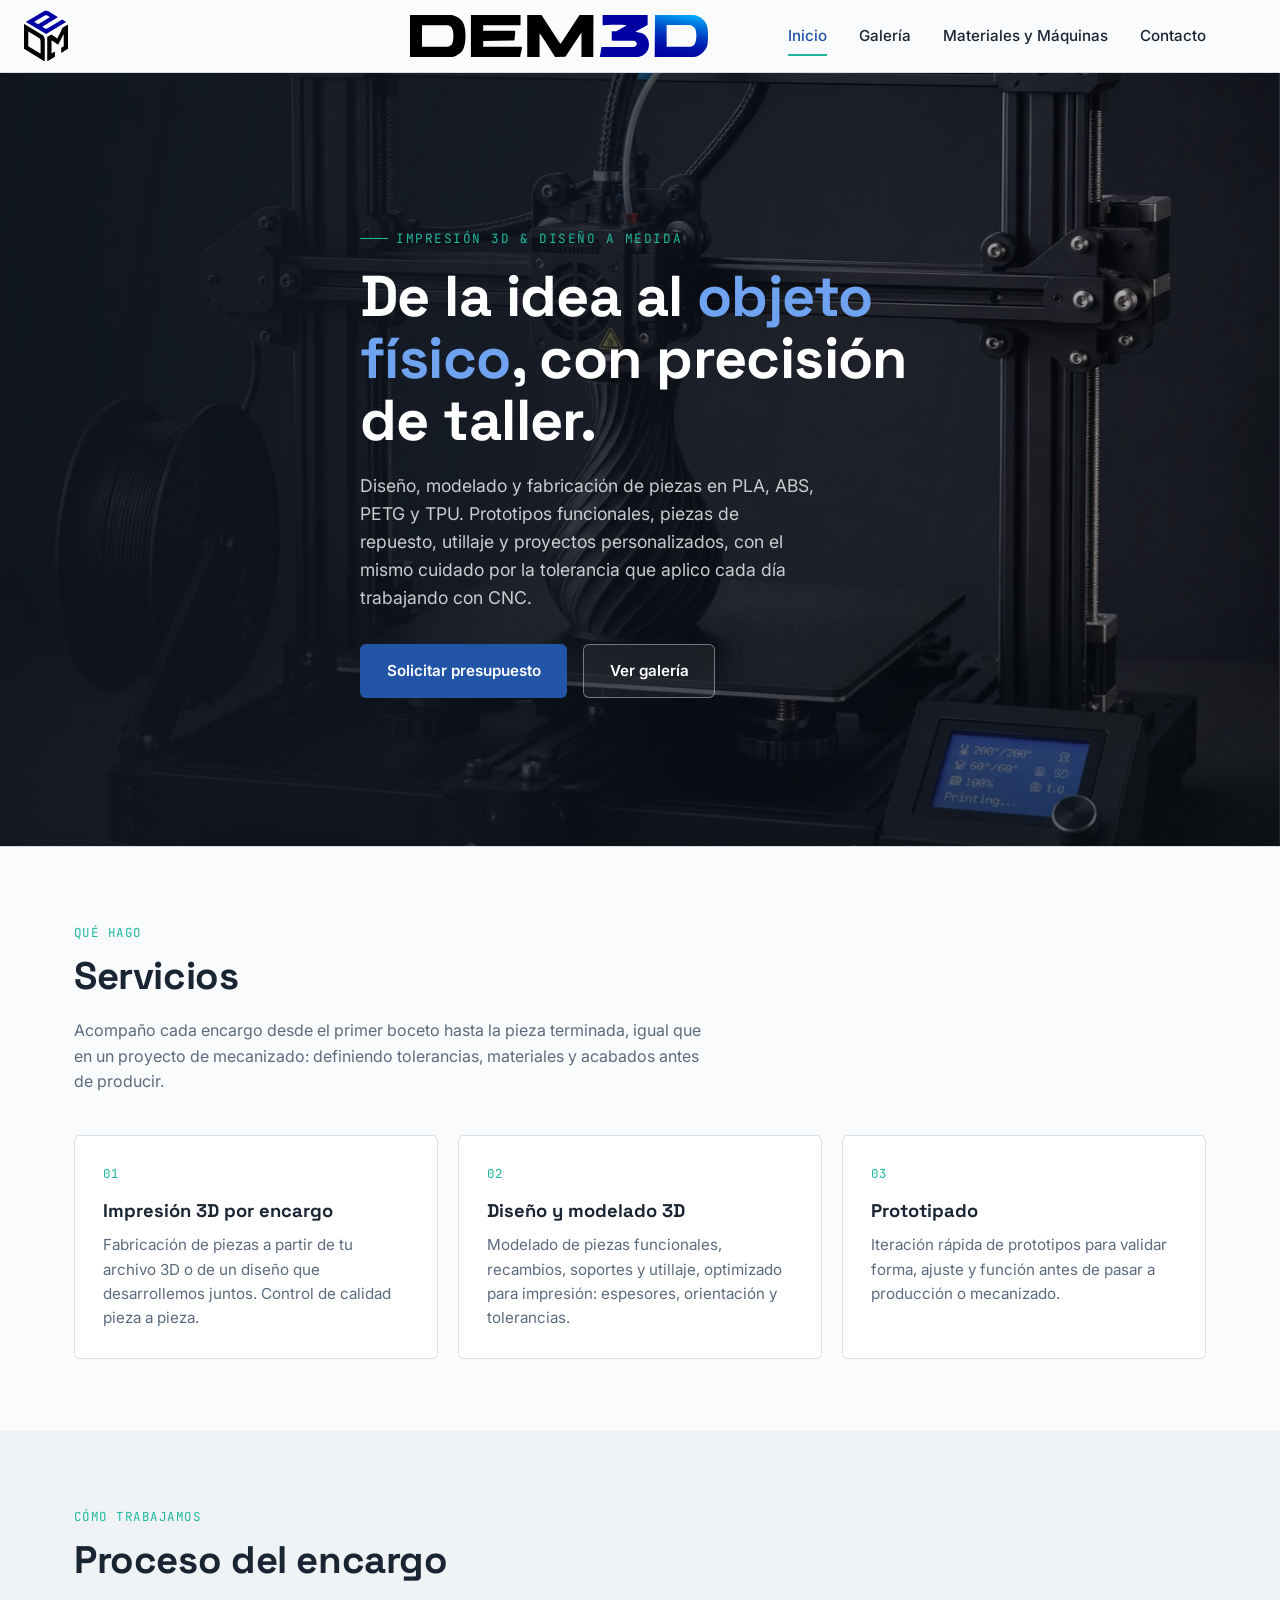
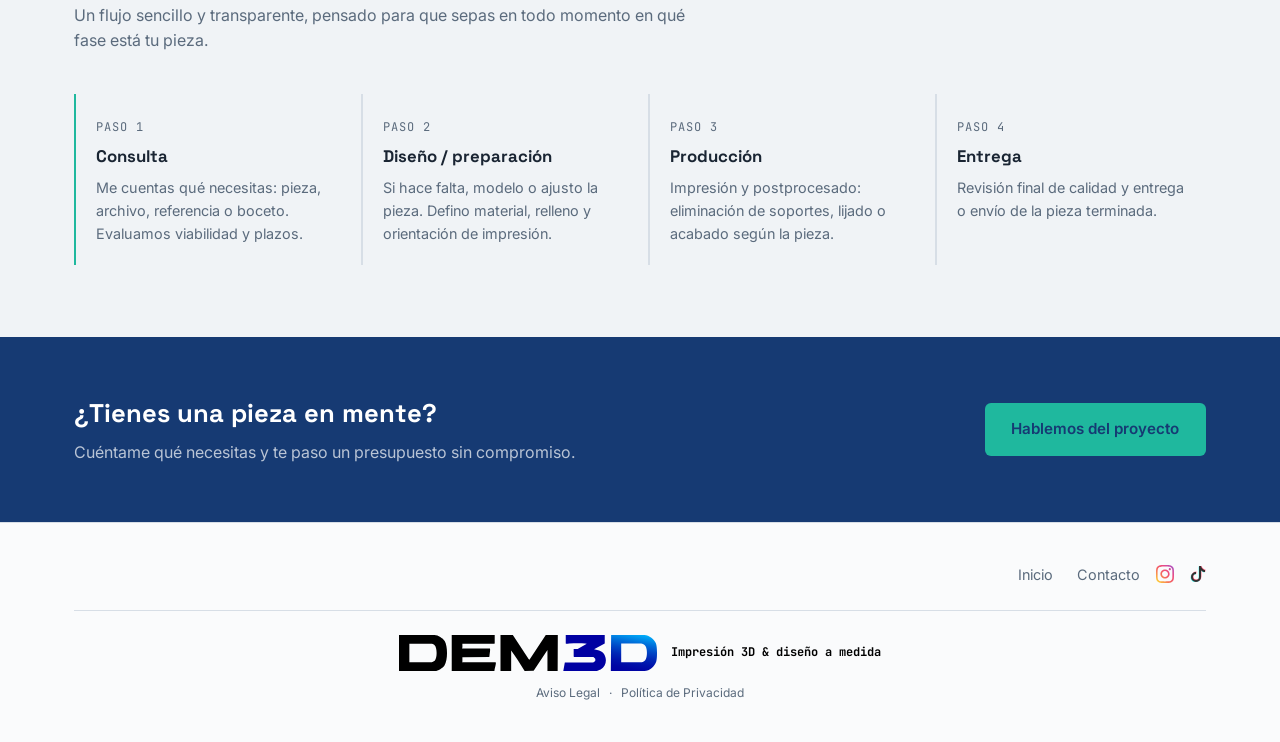
<file: index.html>
<!DOCTYPE html>
<html lang="es">
<head>
  <meta charset="UTF-8">
  <meta name="viewport" content="width=device-width, initial-scale=1.0">
  <title>DEM3D | Impresión 3D a medida en Valencia, España</title>
  <meta name="description" content="Impresión 3D profesional en Valencia: piezas funcionales, prototipos y diseños a medida en PLA, ABS, PETG, TPU y ASA. Presupuesto sin compromiso.">
  <meta name="robots" content="index, follow">
  <link rel="canonical" href="https://dem3d.es/">
  <meta name="geo.region" content="ES-VC">
  <meta name="geo.placename" content="Valencia">
  <meta name="language" content="es">

  <!-- Open Graph -->
  <meta property="og:type" content="website">
  <meta property="og:url" content="https://dem3d.es/">
  <meta property="og:title" content="DEM3D — Impresión 3D a medida en Valencia">
  <meta property="og:description" content="Servicio profesional de impresión 3D y diseño a medida en Valencia. Piezas funcionales, prototipos y proyectos personalizados en PLA, ABS, PETG, TPU y ASA. Presupuesto sin compromiso.">
  <meta property="og:image" content="https://dem3d.es/images/hero-printer.jpg">
  <meta property="og:image:width" content="1536">
  <meta property="og:image:height" content="1024">
  <meta property="og:locale" content="es_ES">
  <meta property="og:site_name" content="DEM3D">

  <!-- Twitter Card -->
  <meta name="twitter:card" content="summary_large_image">
  <meta name="twitter:title" content="DEM3D — Impresión 3D a medida en Valencia">
  <meta name="twitter:description" content="Servicio profesional de impresión 3D y diseño a medida en Valencia. Piezas funcionales, prototipos y proyectos personalizados en PLA, ABS, PETG, TPU y ASA. Presupuesto sin compromiso.">
  <meta name="twitter:image" content="https://dem3d.es/images/hero-printer.jpg">

  <!-- Schema.org LocalBusiness -->
  <script type="application/ld+json">{
      "@context": "https://schema.org",
      "@type": "LocalBusiness",
      "@id": "https://dem3d.es/#negocio",
      "name": "DEM3D",
      "description": "Servicio profesional de impresión 3D y diseño a medida en Valencia, España.",
      "url": "https://dem3d.es",
      "logo": "https://dem3d.es/images/dem3d-logo.svg",
      "image": "https://dem3d.es/images/hero-printer.jpg",
      "priceRange": "€€",
      "address": {
        "@type": "PostalAddress",
        "addressLocality": "Valencia",
        "addressRegion": "Comunidad Valenciana",
        "addressCountry": "ES"
      },
      "geo": {
        "@type": "GeoCoordinates",
        "latitude": 39.4699,
        "longitude": -0.3763
      },
      "areaServed": {
        "@type": "Country",
        "name": "España"
      },
      "serviceType": ["Impresión 3D", "Diseño 3D", "Prototipado", "Piezas a medida"],
      "sameAs": [
        "https://www.instagram.com/dem.3.d/",
        "https://www.tiktok.com/@dem.3.d"
      ]
    }
  </script>
  <link rel="preconnect" href="https://fonts.googleapis.com">
  <link rel="preconnect" href="https://fonts.gstatic.com" crossorigin>
  <link href="https://fonts.googleapis.com/css2?family=Space+Grotesk:wght@500;700&family=Inter:wght@400;500;600&family=JetBrains+Mono:wght@400;500&display=swap" rel="stylesheet">
  <link rel="icon" type="image/svg+xml" href="images/favicon.svg">
  <link rel="stylesheet" href="css/styles.css">
</head>
<body>

  <header class="site-header">
    <div class="wrap">
      <a href="index.html" class="logo" aria-label="DEM3D — Inicio"><img src="images/favicon.svg" alt="DEM3D" class="logo-icon"></a>
      <div class="header-right">
        <a href="index.html" class="logo-word" aria-label="DEM3D — Inicio"><img src="images/dem3d-wordmark.svg" alt="DEM3D" class="logo-full"></a>
      <nav class="nav" aria-label="Navegación principal">
        <a href="index.html" class="active">Inicio</a>
        <a href="galeria.html">Galería</a>
        <a href="materiales.html">Materiales y Máquinas</a>
        <a href="contacto.html">Contacto</a>
        </nav>
      </div>
      <button class="nav-toggle" aria-label="Abrir menú" aria-expanded="false">
        <span></span>
      </button>
    </div>
  </header>

  <section class="hero">
    <!-- Fondo parallax: foto de la impresora -->
    <div class="hero-bg" data-parallax></div>
    <div class="hero-overlay"></div>

    <div class="wrap">
      <div class="hero-text">
        <span class="hero-eyebrow">Impresión 3D &amp; diseño a medida</span>
        <h1>De la idea al <em>objeto físico</em>, con precisión de taller.</h1>
        <p class="lead">
          Diseño, modelado y fabricación de piezas en PLA, ABS, PETG y TPU.
          Prototipos funcionales, piezas de repuesto, utillaje y proyectos
          personalizados, con el mismo cuidado por la tolerancia que aplico
          cada día trabajando con CNC.
        </p>
        <div class="hero-actions">
          <a href="contacto.html" class="btn btn-primary">Solicitar presupuesto</a>
          <a href="galeria.html" class="btn btn-outline">Ver galería</a>
        </div>
      </div>
    </div>
  </section>

  <section class="section">
    <div class="wrap">
      <div class="section-head">
        <span class="section-eyebrow">Qué hago</span>
        <h2>Servicios</h2>
        <p>Acompaño cada encargo desde el primer boceto hasta la pieza terminada, igual que en un proyecto de mecanizado: definiendo tolerancias, materiales y acabados antes de producir.</p>
      </div>
      <div class="services-grid">
        <article class="service-card">
          <span class="num">01</span>
          <h3>Impresión 3D por encargo</h3>
          <p>Fabricación de piezas a partir de tu archivo 3D o de un diseño que desarrollemos juntos. Control de calidad pieza a pieza.</p>
        </article>
        <article class="service-card">
          <span class="num">02</span>
          <h3>Diseño y modelado 3D</h3>
          <p>Modelado de piezas funcionales, recambios, soportes y utillaje, optimizado para impresión: espesores, orientación y tolerancias.</p>
        </article>
        <article class="service-card">
          <span class="num">03</span>
          <h3>Prototipado</h3>
          <p>Iteración rápida de prototipos para validar forma, ajuste y función antes de pasar a producción o mecanizado.</p>
        </article>
      </div>
    </div>
  </section>

  <section class="section section-alt">
    <div class="wrap">
      <div class="section-head">
        <span class="section-eyebrow">Cómo trabajamos</span>
        <h2>Proceso del encargo</h2>
        <p>Un flujo sencillo y transparente, pensado para que sepas en todo momento en qué fase está tu pieza.</p>
      </div>
      <div class="process">
        <div class="process-step is-current">
          <span class="step-label">Paso 1</span>
          <h4>Consulta</h4>
          <p>Me cuentas qué necesitas: pieza, archivo, referencia o boceto. Evaluamos viabilidad y plazos.</p>
        </div>
        <div class="process-step">
          <span class="step-label">Paso 2</span>
          <h4>Diseño / preparación</h4>
          <p>Si hace falta, modelo o ajusto la pieza. Defino material, relleno y orientación de impresión.</p>
        </div>
        <div class="process-step">
          <span class="step-label">Paso 3</span>
          <h4>Producción</h4>
          <p>Impresión y postprocesado: eliminación de soportes, lijado o acabado según la pieza.</p>
        </div>
        <div class="process-step">
          <span class="step-label">Paso 4</span>
          <h4>Entrega</h4>
          <p>Revisión final de calidad y entrega o envío de la pieza terminada.</p>
        </div>
      </div>
    </div>
  </section>

  <section class="cta-band">
    <div class="wrap">
      <div>
        <h2>¿Tienes una pieza en mente?</h2>
        <p>Cuéntame qué necesitas y te paso un presupuesto sin compromiso.</p>
      </div>
      <a href="contacto.html" class="btn btn-primary">Hablemos del proyecto</a>
    </div>
  </section>

  <footer class="site-footer">
    <div class="wrap">
      <div class="footer-grid">
        <nav class="footer-links" aria-label="Navegación de pie de página">
          <a href="index.html">Inicio</a>
          <a href="contacto.html">Contacto</a>
        </nav>
        <div class="footer-social">
          <a href="https://www.instagram.com/dem.3.d/" target="_blank" rel="noopener noreferrer" aria-label="DEM3D en Instagram">
            <svg width="18" height="18" viewBox="0 0 24 24" xmlns="http://www.w3.org/2000/svg"><defs><linearGradient id="ig-grad-footer" x1="2" y1="22" x2="22" y2="2" gradientUnits="userSpaceOnUse"><stop offset="0" stop-color="#FFC107"/><stop offset="0.4" stop-color="#F44336"/><stop offset="0.7" stop-color="#E91E63"/><stop offset="1" stop-color="#9C27B0"/></linearGradient></defs><path fill="url(#ig-grad-footer)" d="M12 0C8.74 0 8.333.015 7.053.072 5.775.132 4.905.333 4.14.63c-.789.306-1.459.717-2.126 1.384S.935 3.35.63 4.14C.333 4.905.131 5.775.072 7.053.012 8.333 0 8.74 0 12s.015 3.667.072 4.947c.06 1.277.261 2.148.558 2.913.306.788.717 1.459 1.384 2.126.667.666 1.336 1.079 2.126 1.384.766.296 1.636.499 2.913.558C8.333 23.988 8.74 24 12 24s3.667-.015 4.947-.072c1.277-.06 2.148-.262 2.913-.558.788-.306 1.459-.718 2.126-1.384.666-.667 1.079-1.335 1.384-2.126.296-.765.499-1.636.558-2.913.06-1.28.072-1.687.072-4.947s-.015-3.667-.072-4.947c-.06-1.277-.262-2.149-.558-2.913-.306-.789-.718-1.459-1.384-2.126C21.319 1.347 20.651.935 19.86.63c-.765-.297-1.636-.499-2.913-.558C15.667.012 15.26 0 12 0zm0 2.16c3.203 0 3.585.016 4.85.071 1.17.055 1.805.249 2.227.415.562.217.96.477 1.382.896.419.42.679.819.896 1.381.164.422.36 1.057.413 2.227.057 1.266.07 1.646.07 4.85s-.015 3.585-.074 4.85c-.061 1.17-.256 1.805-.421 2.227-.224.562-.479.96-.899 1.382-.419.419-.824.679-1.38.896-.42.164-1.065.36-2.235.413-1.274.057-1.649.07-4.859.07-3.211 0-3.586-.015-4.859-.074-1.171-.061-1.816-.256-2.236-.421-.569-.224-.96-.479-1.379-.899-.421-.419-.69-.824-.9-1.38-.165-.42-.359-1.065-.42-2.235-.045-1.26-.061-1.649-.061-4.844 0-3.196.016-3.586.061-4.861.061-1.17.255-1.814.42-2.234.21-.57.479-.96.9-1.381.419-.419.81-.689 1.379-.898.42-.166 1.051-.361 2.221-.421 1.275-.045 1.65-.06 4.859-.06l.045.03zm0 3.678c-3.405 0-6.162 2.76-6.162 6.162 0 3.405 2.76 6.162 6.162 6.162 3.405 0 6.162-2.76 6.162-6.162 0-3.405-2.76-6.162-6.162-6.162zM12 16c-2.21 0-4-1.79-4-4s1.79-4 4-4 4 1.79 4 4-1.79 4-4 4zm7.846-10.405c0 .795-.646 1.44-1.44 1.44-.795 0-1.44-.646-1.44-1.44 0-.794.646-1.439 1.44-1.439.793-.001 1.44.645 1.44 1.439z"/></svg>
          </a>
          <a href="https://www.tiktok.com/@dem.3.d" target="_blank" rel="noopener noreferrer" aria-label="DEM3D en TikTok">
            <svg width="16" height="16" viewBox="0 0 16 16" xmlns="http://www.w3.org/2000/svg"><g transform="translate(-0.4,0.4)"><path fill="#25F4EE" d="M9 0h1.98c.144.715.54 1.617 1.235 2.512C12.895 3.389 13.797 4 15 4v2c-1.753 0-3.07-.814-4-1.829V11a5 5 0 1 1-5-5v2a3 3 0 1 0 3 3z"/></g><g transform="translate(0.4,-0.4)"><path fill="#FE2C55" d="M9 0h1.98c.144.715.54 1.617 1.235 2.512C12.895 3.389 13.797 4 15 4v2c-1.753 0-3.07-.814-4-1.829V11a5 5 0 1 1-5-5v2a3 3 0 1 0 3 3z"/></g><path fill="#000" d="M9 0h1.98c.144.715.54 1.617 1.235 2.512C12.895 3.389 13.797 4 15 4v2c-1.753 0-3.07-.814-4-1.829V11a5 5 0 1 1-5-5v2a3 3 0 1 0 3 3z"/></svg>
          </a>
        </div>
      </div>
      <div class="footer-meta">
        <a href="contacto.html" aria-label="DEM3D — Ir a Contacto"><img src="images/dem3d-wordmark.svg" alt="DEM3D" class="footer-wordmark"></a>
        Impresión 3D &amp; diseño a medida
      </div>
      <div class="footer-legal">
        <a href="aviso-legal.html">Aviso Legal</a>
        <span>·</span>
        <a href="privacidad.html">Política de Privacidad</a>
      </div>
    </div>
  </footer>

  <script src="js/main.js"></script>
</body>
</html>
</file>
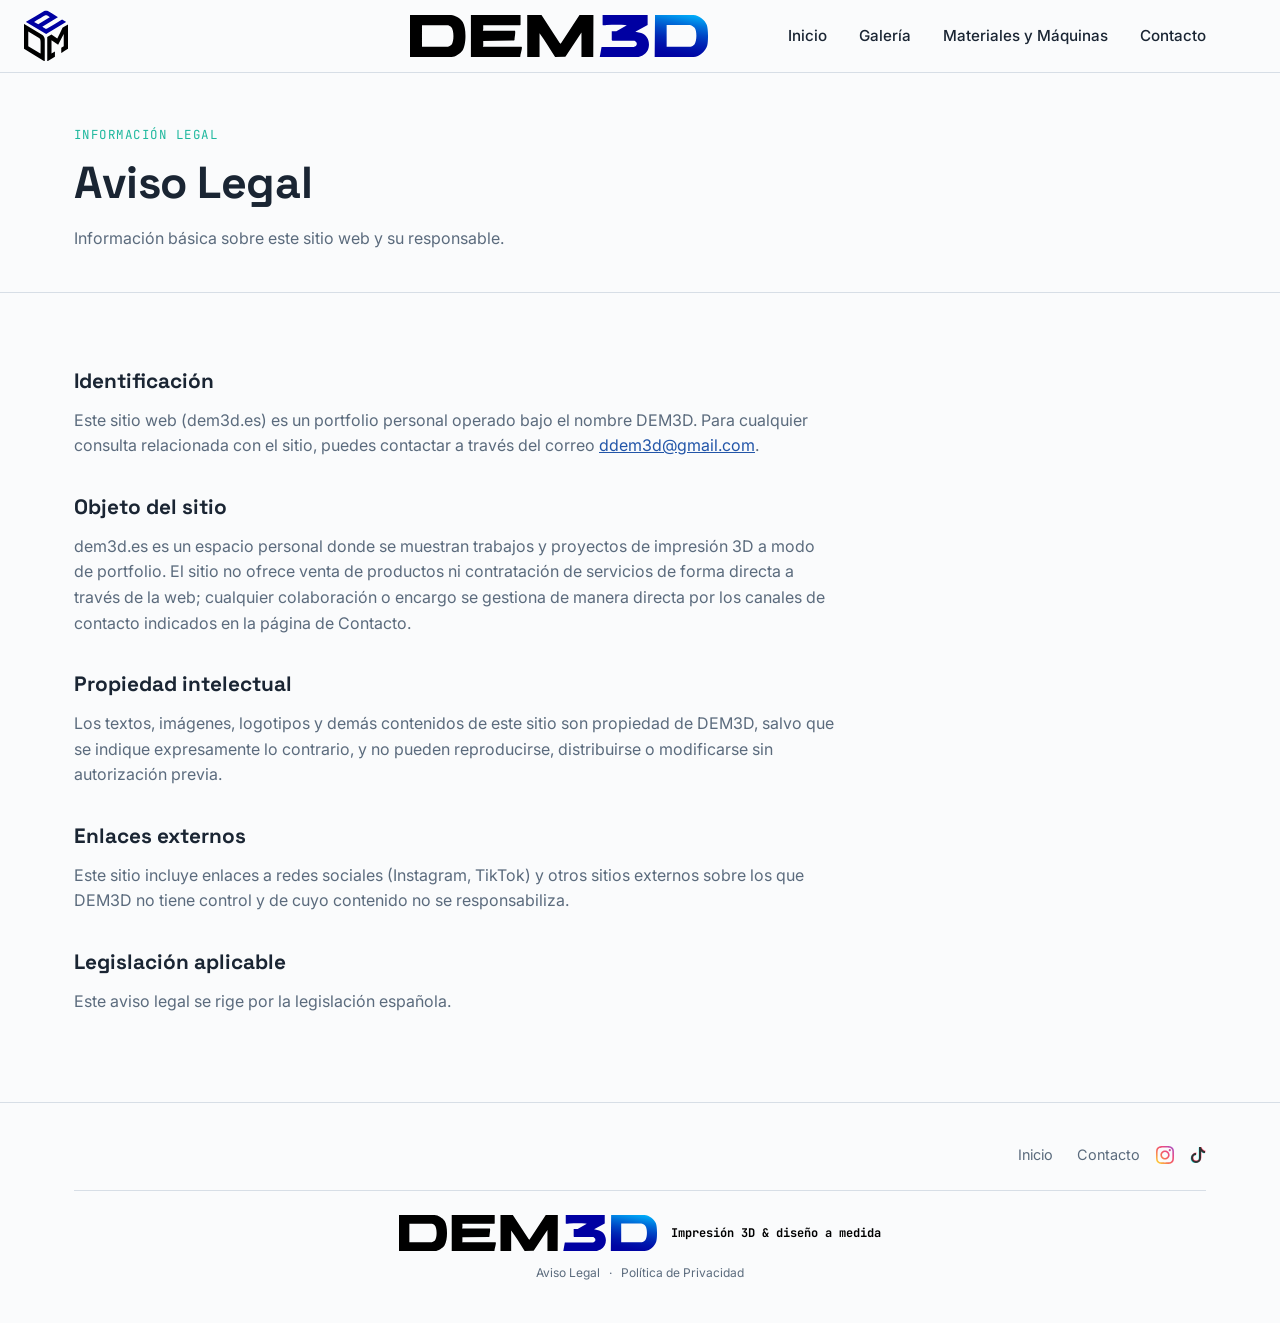
<file: aviso-legal.html>
<!DOCTYPE html>
<html lang="es">
<head>
  <meta charset="UTF-8">
  <meta name="viewport" content="width=device-width, initial-scale=1.0">
  <title>Aviso Legal — DEM3D</title>
  <meta name="description" content="Aviso legal del sitio web de DEM3D.">
  <link rel="preconnect" href="https://fonts.googleapis.com">
  <link rel="preconnect" href="https://fonts.gstatic.com" crossorigin>
  <link href="https://fonts.googleapis.com/css2?family=Space+Grotesk:wght@500;700&family=Inter:wght@400;500;600&family=JetBrains+Mono:wght@400;500&display=swap" rel="stylesheet">
  <link rel="icon" type="image/svg+xml" href="images/favicon.svg">
  <link rel="stylesheet" href="css/styles.css">
</head>
<body>

  <header class="site-header">
    <div class="wrap">
      <a href="index.html" class="logo" aria-label="DEM3D — Inicio"><img src="images/favicon.svg" alt="DEM3D" class="logo-icon"></a>
      <div class="header-right">
        <a href="index.html" class="logo-word" aria-label="DEM3D — Inicio"><img src="images/dem3d-wordmark.svg" alt="DEM3D" class="logo-full"></a>
      <nav class="nav" aria-label="Navegación principal">
        <a href="index.html">Inicio</a>
        <a href="galeria.html">Galería</a>
        <a href="materiales.html">Materiales y Máquinas</a>
        <a href="contacto.html">Contacto</a>
        </nav>
      </div>
      <button class="nav-toggle" aria-label="Abrir menú" aria-expanded="false">
        <span></span>
      </button>
    </div>
  </header>

  <section class="page-header">
    <div class="wrap">
      <span class="section-eyebrow">Información legal</span>
      <h1>Aviso Legal</h1>
      <p>Información básica sobre este sitio web y su responsable.</p>
    </div>
  </section>

  <section class="section">
    <div class="wrap">
      <div class="legal-content">

        <h2>Identificación</h2>
        <p>Este sitio web (dem3d.es) es un portfolio personal operado bajo el nombre DEM3D. Para cualquier consulta relacionada con el sitio, puedes contactar a través del correo <a href="mailto:ddem3d@gmail.com">ddem3d@gmail.com</a>.</p>

        <h2>Objeto del sitio</h2>
        <p>dem3d.es es un espacio personal donde se muestran trabajos y proyectos de impresión 3D a modo de portfolio. El sitio no ofrece venta de productos ni contratación de servicios de forma directa a través de la web; cualquier colaboración o encargo se gestiona de manera directa por los canales de contacto indicados en la página de Contacto.</p>

        <h2>Propiedad intelectual</h2>
        <p>Los textos, imágenes, logotipos y demás contenidos de este sitio son propiedad de DEM3D, salvo que se indique expresamente lo contrario, y no pueden reproducirse, distribuirse o modificarse sin autorización previa.</p>

        <h2>Enlaces externos</h2>
        <p>Este sitio incluye enlaces a redes sociales (Instagram, TikTok) y otros sitios externos sobre los que DEM3D no tiene control y de cuyo contenido no se responsabiliza.</p>

        <h2>Legislación aplicable</h2>
        <p>Este aviso legal se rige por la legislación española.</p>

      </div>
    </div>
  </section>

  <footer class="site-footer">
    <div class="wrap">
      <div class="footer-grid">
        <nav class="footer-links" aria-label="Navegación de pie de página">
          <a href="index.html">Inicio</a>
          <a href="contacto.html">Contacto</a>
        </nav>
        <div class="footer-social">
          <a href="https://www.instagram.com/dem.3.d/" target="_blank" rel="noopener noreferrer" aria-label="DEM3D en Instagram">
            <svg width="18" height="18" viewBox="0 0 24 24" xmlns="http://www.w3.org/2000/svg"><defs><linearGradient id="ig-grad-footer" x1="2" y1="22" x2="22" y2="2" gradientUnits="userSpaceOnUse"><stop offset="0" stop-color="#FFC107"/><stop offset="0.4" stop-color="#F44336"/><stop offset="0.7" stop-color="#E91E63"/><stop offset="1" stop-color="#9C27B0"/></linearGradient></defs><path fill="url(#ig-grad-footer)" d="M12 0C8.74 0 8.333.015 7.053.072 5.775.132 4.905.333 4.14.63c-.789.306-1.459.717-2.126 1.384S.935 3.35.63 4.14C.333 4.905.131 5.775.072 7.053.012 8.333 0 8.74 0 12s.015 3.667.072 4.947c.06 1.277.261 2.148.558 2.913.306.788.717 1.459 1.384 2.126.667.666 1.336 1.079 2.126 1.384.766.296 1.636.499 2.913.558C8.333 23.988 8.74 24 12 24s3.667-.015 4.947-.072c1.277-.06 2.148-.262 2.913-.558.788-.306 1.459-.718 2.126-1.384.666-.667 1.079-1.335 1.384-2.126.296-.765.499-1.636.558-2.913.06-1.28.072-1.687.072-4.947s-.015-3.667-.072-4.947c-.06-1.277-.262-2.149-.558-2.913-.306-.789-.718-1.459-1.384-2.126C21.319 1.347 20.651.935 19.86.63c-.765-.297-1.636-.499-2.913-.558C15.667.012 15.26 0 12 0zm0 2.16c3.203 0 3.585.016 4.85.071 1.17.055 1.805.249 2.227.415.562.217.96.477 1.382.896.419.42.679.819.896 1.381.164.422.36 1.057.413 2.227.057 1.266.07 1.646.07 4.85s-.015 3.585-.074 4.85c-.061 1.17-.256 1.805-.421 2.227-.224.562-.479.96-.899 1.382-.419.419-.824.679-1.38.896-.42.164-1.065.36-2.235.413-1.274.057-1.649.07-4.859.07-3.211 0-3.586-.015-4.859-.074-1.171-.061-1.816-.256-2.236-.421-.569-.224-.96-.479-1.379-.899-.421-.419-.69-.824-.9-1.38-.165-.42-.359-1.065-.42-2.235-.045-1.26-.061-1.649-.061-4.844 0-3.196.016-3.586.061-4.861.061-1.17.255-1.814.42-2.234.21-.57.479-.96.9-1.381.419-.419.81-.689 1.379-.898.42-.166 1.051-.361 2.221-.421 1.275-.045 1.65-.06 4.859-.06l.045.03zm0 3.678c-3.405 0-6.162 2.76-6.162 6.162 0 3.405 2.76 6.162 6.162 6.162 3.405 0 6.162-2.76 6.162-6.162 0-3.405-2.76-6.162-6.162-6.162zM12 16c-2.21 0-4-1.79-4-4s1.79-4 4-4 4 1.79 4 4-1.79 4-4 4zm7.846-10.405c0 .795-.646 1.44-1.44 1.44-.795 0-1.44-.646-1.44-1.44 0-.794.646-1.439 1.44-1.439.793-.001 1.44.645 1.44 1.439z"/></svg>
          </a>
          <a href="https://www.tiktok.com/@dem.3.d" target="_blank" rel="noopener noreferrer" aria-label="DEM3D en TikTok">
            <svg width="16" height="16" viewBox="0 0 16 16" xmlns="http://www.w3.org/2000/svg"><g transform="translate(-0.4,0.4)"><path fill="#25F4EE" d="M9 0h1.98c.144.715.54 1.617 1.235 2.512C12.895 3.389 13.797 4 15 4v2c-1.753 0-3.07-.814-4-1.829V11a5 5 0 1 1-5-5v2a3 3 0 1 0 3 3z"/></g><g transform="translate(0.4,-0.4)"><path fill="#FE2C55" d="M9 0h1.98c.144.715.54 1.617 1.235 2.512C12.895 3.389 13.797 4 15 4v2c-1.753 0-3.07-.814-4-1.829V11a5 5 0 1 1-5-5v2a3 3 0 1 0 3 3z"/></g><path fill="#000" d="M9 0h1.98c.144.715.54 1.617 1.235 2.512C12.895 3.389 13.797 4 15 4v2c-1.753 0-3.07-.814-4-1.829V11a5 5 0 1 1-5-5v2a3 3 0 1 0 3 3z"/></svg>
          </a>
        </div>
      </div>
      <div class="footer-meta">
        <a href="contacto.html" aria-label="DEM3D — Ir a Contacto"><img src="images/dem3d-wordmark.svg" alt="DEM3D" class="footer-wordmark"></a>
        Impresión 3D &amp; diseño a medida
      </div>
      <div class="footer-legal">
        <a href="aviso-legal.html">Aviso Legal</a>
        <span>·</span>
        <a href="privacidad.html">Política de Privacidad</a>
      </div>
    </div>
  </footer>

  <script src="js/main.js"></script>
</body>
</html>
</file>
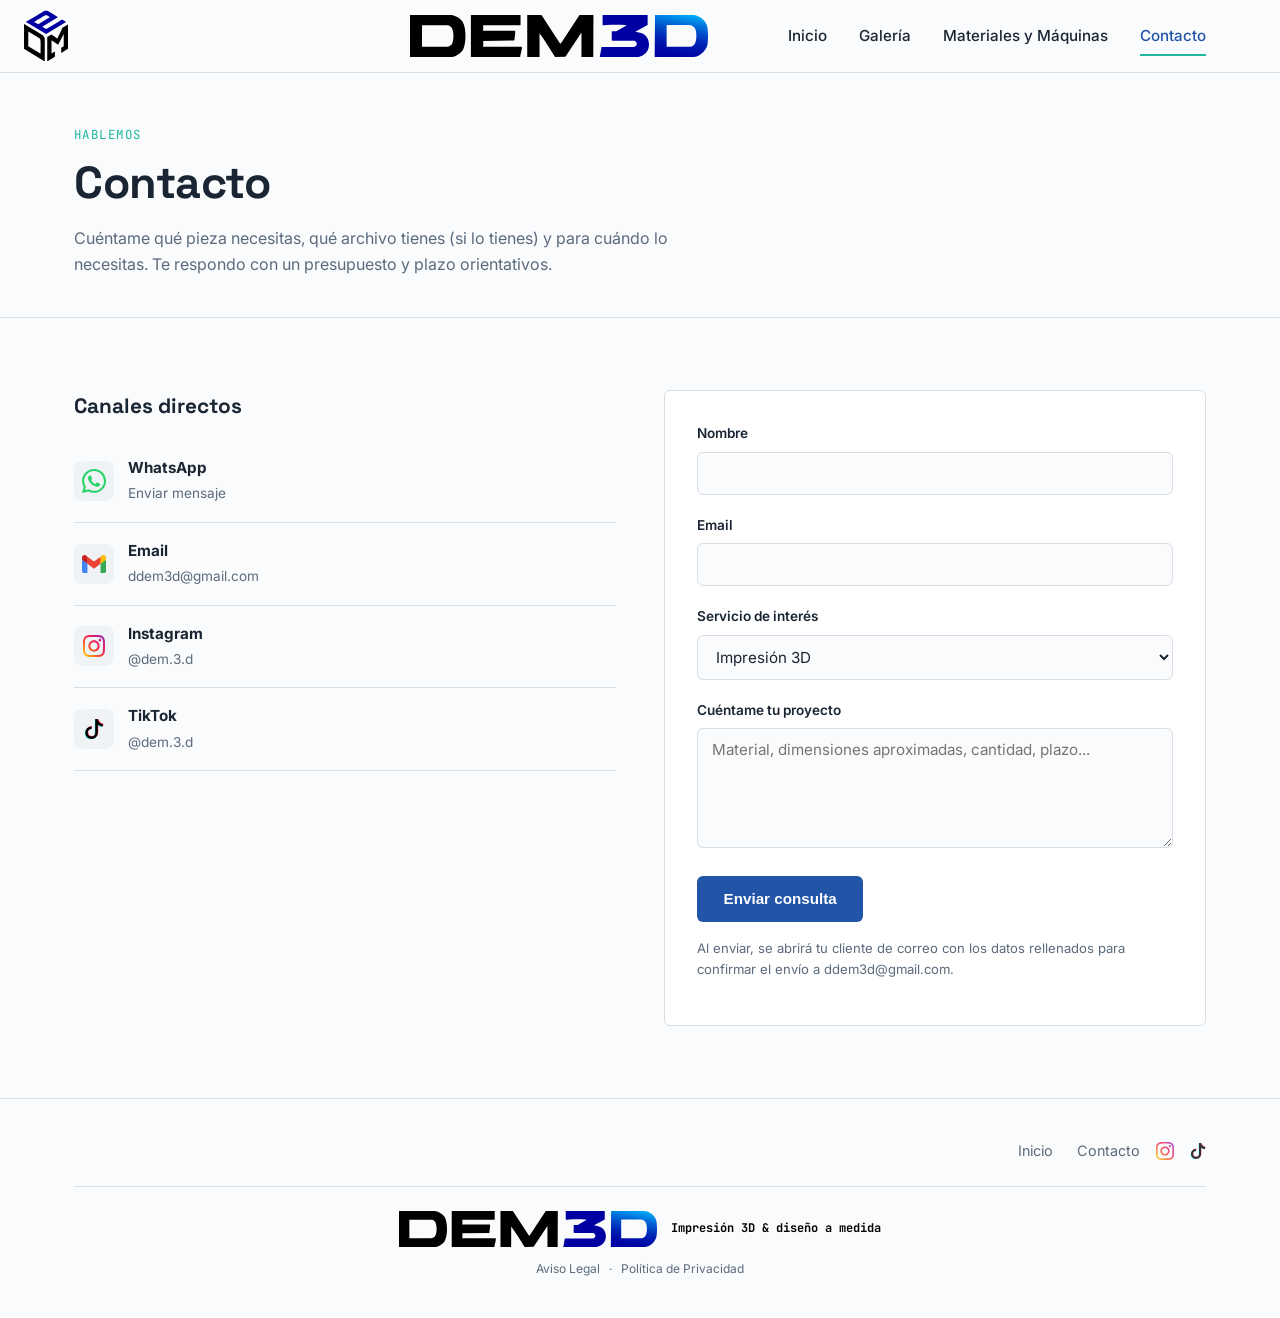
<file: contacto.html>
<!DOCTYPE html>
<html lang="es">
<head>
  <meta charset="UTF-8">
  <meta name="viewport" content="width=device-width, initial-scale=1.0">
  <title>Contacto y presupuesto | DEM3D Impresión 3D Valencia</title>
  <meta name="description" content="Solicita presupuesto para tu proyecto de impresión 3D. DEM3D, servicio a medida en Valencia, España. Respuesta rápida y sin compromiso.">
  <meta name="robots" content="index, follow">
  <link rel="canonical" href="https://dem3d.es/contacto.html">
  <meta name="geo.region" content="ES-VC">
  <meta name="geo.placename" content="Valencia">
  <meta name="language" content="es">

  <!-- Open Graph -->
  <meta property="og:type" content="website">
  <meta property="og:url" content="https://dem3d.es/contacto.html">
  <meta property="og:title" content="Contacto — DEM3D Impresión 3D Valencia">
  <meta property="og:description" content="Solicita presupuesto para tu proyecto de impresión 3D. DEM3D, servicio a medida en Valencia, España. Respuesta rápida y sin compromiso.">
  <meta property="og:image" content="https://dem3d.es/images/hero-printer.jpg">
  <meta property="og:image:width" content="1536">
  <meta property="og:image:height" content="1024">
  <meta property="og:locale" content="es_ES">
  <meta property="og:site_name" content="DEM3D">

  <!-- Twitter Card -->
  <meta name="twitter:card" content="summary_large_image">
  <meta name="twitter:title" content="Contacto — DEM3D Impresión 3D Valencia">
  <meta name="twitter:description" content="Solicita presupuesto para tu proyecto de impresión 3D. DEM3D, servicio a medida en Valencia, España. Respuesta rápida y sin compromiso.">
  <meta name="twitter:image" content="https://dem3d.es/images/hero-printer.jpg">

  <!-- Schema.org Breadcrumb -->
  <script type="application/ld+json">{
      "@context": "https://schema.org",
      "@type": "BreadcrumbList",
      "itemListElement": [
        { "@type": "ListItem", "position": 1, "name": "Inicio", "item": "https://dem3d.es/" },
        { "@type": "ListItem", "position": 2, "name": "Contacto", "item": "https://dem3d.es/contacto.html" }
      ]
    }
  </script>
  <link rel="preconnect" href="https://fonts.googleapis.com">
  <link rel="preconnect" href="https://fonts.gstatic.com" crossorigin>
  <link href="https://fonts.googleapis.com/css2?family=Space+Grotesk:wght@500;700&family=Inter:wght@400;500;600&family=JetBrains+Mono:wght@400;500&display=swap" rel="stylesheet">
  <link rel="icon" type="image/svg+xml" href="images/favicon.svg">
  <link rel="stylesheet" href="css/styles.css">
</head>
<body>

  <header class="site-header">
    <div class="wrap">
      <a href="index.html" class="logo" aria-label="DEM3D — Inicio"><img src="images/favicon.svg" alt="DEM3D" class="logo-icon"></a>
      <div class="header-right">
        <a href="index.html" class="logo-word" aria-label="DEM3D — Inicio"><img src="images/dem3d-wordmark.svg" alt="DEM3D" class="logo-full"></a>
      <nav class="nav" aria-label="Navegación principal">
        <a href="index.html">Inicio</a>
        <a href="galeria.html">Galería</a>
        <a href="materiales.html">Materiales y Máquinas</a>
        <a href="contacto.html" class="active">Contacto</a>
        </nav>
      </div>
      <button class="nav-toggle" aria-label="Abrir menú" aria-expanded="false">
        <span></span>
      </button>
    </div>
  </header>

  <section class="page-header">
    <div class="wrap">
      <span class="section-eyebrow">Hablemos</span>
      <h1>Contacto</h1>
      <p>Cuéntame qué pieza necesitas, qué archivo tienes (si lo tienes) y para cuándo lo necesitas. Te respondo con un presupuesto y plazo orientativos.</p>
    </div>
  </section>

  <section class="section">
    <div class="wrap">
      <div class="contact-grid">

        <div class="contact-info">
          <h3>Canales directos</h3>

          <a href="https://wa.me/34644684917" target="_blank" rel="noopener noreferrer" class="contact-channel">
            <span class="icon" aria-hidden="true">
              <svg width="24" height="24" viewBox="0 0 24 24" xmlns="http://www.w3.org/2000/svg"><path fill="#25D366" d="M12.04 0C5.44 0 .08 5.36.08 11.96c0 2.11.55 4.17 1.6 5.99L0 24l6.19-1.62a11.9 11.9 0 0 0 5.85 1.49h.01c6.6 0 11.96-5.36 11.96-11.96C24 5.36 18.64 0 12.04 0zm0 21.87h-.01a9.9 9.9 0 0 1-5.05-1.38l-.36-.21-3.67.96.98-3.58-.24-.37a9.87 9.87 0 0 1-1.52-5.33c0-5.46 4.44-9.9 9.9-9.9 2.64 0 5.13 1.03 6.99 2.9a9.83 9.83 0 0 1 2.9 6.99c0 5.46-4.44 9.92-9.92 9.92zm5.43-7.43c-.3-.15-1.76-.87-2.03-.97-.27-.1-.47-.15-.67.15-.2.3-.77.97-.94 1.17-.17.2-.35.22-.65.07-.3-.15-1.25-.46-2.38-1.47-.88-.78-1.47-1.75-1.65-2.05-.17-.3-.02-.46.13-.61.13-.13.3-.35.45-.52.15-.17.2-.3.3-.5.1-.2.05-.37-.02-.52-.07-.15-.67-1.6-.91-2.2-.24-.58-.49-.5-.67-.51-.17-.01-.37-.01-.57-.01-.2 0-.52.07-.79.37-.27.3-1.04 1.02-1.04 2.47 0 1.46 1.06 2.87 1.21 3.07.15.2 2.09 3.19 5.06 4.47.71.31 1.26.49 1.69.62.71.23 1.35.2 1.86.12.57-.08 1.76-.72 2-1.41.25-.7.25-1.29.17-1.41-.07-.13-.27-.2-.57-.35z"/></svg>
            </span>
            <span class="meta">
              <strong>WhatsApp</strong>
              <span>Enviar mensaje</span>
            </span>
          </a>

          <a href="mailto:ddem3d@gmail.com" class="contact-channel">
            <span class="icon" aria-hidden="true">
              <svg width="24" height="24" viewBox="0 0 256 192" xmlns="http://www.w3.org/2000/svg"><path fill="#4285f4" d="M58.182 192.05V93.14L27.507 65.077 0 49.504v125.091c0 9.658 7.825 17.455 17.455 17.455z"/><path fill="#34a853" d="M197.818 192.05h40.727c9.659 0 17.455-7.826 17.455-17.455V49.505l-31.156 17.837-27.026 25.798z"/><path fill="#ea4335" d="M58.182 17.504 128 69.868l69.818-52.364 4.67 34.992-4.67 40.644L128 145.504 58.182 93.14l-4.174-38.647z"/><path fill="#fbbc04" d="M197.818 17.504V93.14L256 49.504V26.231c0-21.585-24.64-33.89-41.89-20.945z"/><path fill="#c5221f" d="m0 49.504 26.759 20.07L58.182 93.14V17.504L41.89 5.286C24.61-7.66 0 4.646 0 26.23z"/></svg>
            </span>
            <span class="meta">
              <strong>Email</strong>
              <span>ddem3d@gmail.com</span>
            </span>
          </a>

          <a href="https://www.instagram.com/dem.3.d/" target="_blank" rel="noopener noreferrer" class="contact-channel">
            <span class="icon" aria-hidden="true">
              <svg width="22" height="22" viewBox="0 0 24 24" xmlns="http://www.w3.org/2000/svg"><defs><linearGradient id="ig-grad" x1="2" y1="22" x2="22" y2="2" gradientUnits="userSpaceOnUse"><stop offset="0" stop-color="#FFC107"/><stop offset="0.4" stop-color="#F44336"/><stop offset="0.7" stop-color="#E91E63"/><stop offset="1" stop-color="#9C27B0"/></linearGradient></defs><path fill="url(#ig-grad)" d="M12 0C8.74 0 8.333.015 7.053.072 5.775.132 4.905.333 4.14.63c-.789.306-1.459.717-2.126 1.384S.935 3.35.63 4.14C.333 4.905.131 5.775.072 7.053.012 8.333 0 8.74 0 12s.015 3.667.072 4.947c.06 1.277.261 2.148.558 2.913.306.788.717 1.459 1.384 2.126.667.666 1.336 1.079 2.126 1.384.766.296 1.636.499 2.913.558C8.333 23.988 8.74 24 12 24s3.667-.015 4.947-.072c1.277-.06 2.148-.262 2.913-.558.788-.306 1.459-.718 2.126-1.384.666-.667 1.079-1.335 1.384-2.126.296-.765.499-1.636.558-2.913.06-1.28.072-1.687.072-4.947s-.015-3.667-.072-4.947c-.06-1.277-.262-2.149-.558-2.913-.306-.789-.718-1.459-1.384-2.126C21.319 1.347 20.651.935 19.86.63c-.765-.297-1.636-.499-2.913-.558C15.667.012 15.26 0 12 0zm0 2.16c3.203 0 3.585.016 4.85.071 1.17.055 1.805.249 2.227.415.562.217.96.477 1.382.896.419.42.679.819.896 1.381.164.422.36 1.057.413 2.227.057 1.266.07 1.646.07 4.85s-.015 3.585-.074 4.85c-.061 1.17-.256 1.805-.421 2.227-.224.562-.479.96-.899 1.382-.419.419-.824.679-1.38.896-.42.164-1.065.36-2.235.413-1.274.057-1.649.07-4.859.07-3.211 0-3.586-.015-4.859-.074-1.171-.061-1.816-.256-2.236-.421-.569-.224-.96-.479-1.379-.899-.421-.419-.69-.824-.9-1.38-.165-.42-.359-1.065-.42-2.235-.045-1.26-.061-1.649-.061-4.844 0-3.196.016-3.586.061-4.861.061-1.17.255-1.814.42-2.234.21-.57.479-.96.9-1.381.419-.419.81-.689 1.379-.898.42-.166 1.051-.361 2.221-.421 1.275-.045 1.65-.06 4.859-.06l.045.03zm0 3.678c-3.405 0-6.162 2.76-6.162 6.162 0 3.405 2.76 6.162 6.162 6.162 3.405 0 6.162-2.76 6.162-6.162 0-3.405-2.76-6.162-6.162-6.162zM12 16c-2.21 0-4-1.79-4-4s1.79-4 4-4 4 1.79 4 4-1.79 4-4 4zm7.846-10.405c0 .795-.646 1.44-1.44 1.44-.795 0-1.44-.646-1.44-1.44 0-.794.646-1.439 1.44-1.439.793-.001 1.44.645 1.44 1.439z"/></svg>
            </span>
            <span class="meta">
              <strong>Instagram</strong>
              <span>@dem.3.d</span>
            </span>
          </a>

          <a href="https://www.tiktok.com/@dem.3.d" target="_blank" rel="noopener noreferrer" class="contact-channel">
            <span class="icon" aria-hidden="true">
              <svg width="20" height="20" viewBox="0 0 16 16" xmlns="http://www.w3.org/2000/svg"><g transform="translate(-0.4,0.4)"><path fill="#25F4EE" d="M9 0h1.98c.144.715.54 1.617 1.235 2.512C12.895 3.389 13.797 4 15 4v2c-1.753 0-3.07-.814-4-1.829V11a5 5 0 1 1-5-5v2a3 3 0 1 0 3 3z"/></g><g transform="translate(0.4,-0.4)"><path fill="#FE2C55" d="M9 0h1.98c.144.715.54 1.617 1.235 2.512C12.895 3.389 13.797 4 15 4v2c-1.753 0-3.07-.814-4-1.829V11a5 5 0 1 1-5-5v2a3 3 0 1 0 3 3z"/></g><path fill="#000" d="M9 0h1.98c.144.715.54 1.617 1.235 2.512C12.895 3.389 13.797 4 15 4v2c-1.753 0-3.07-.814-4-1.829V11a5 5 0 1 1-5-5v2a3 3 0 1 0 3 3z"/></svg>
            </span>
            <span class="meta">
              <strong>TikTok</strong>
              <span>@dem.3.d</span>
            </span>
          </a>

        </div>

        <div class="contact-form">
          <form>
            <div class="form-group">
              <label for="name">Nombre</label>
              <input type="text" id="name" name="name" required>
            </div>
            <div class="form-group">
              <label for="email">Email</label>
              <input type="email" id="email" name="email" required>
            </div>
            <div class="form-group">
              <label for="service">Servicio de interés</label>
              <select id="service" name="service">
                <option value="Impresión 3D">Impresión 3D</option>
                <option value="Diseño 3D">Diseño 3D</option>
                <option value="Prototipado">Prototipado</option>
                <option value="Otro">Otro</option>
              </select>
            </div>
            <div class="form-group">
              <label for="message">Cuéntame tu proyecto</label>
              <textarea id="message" name="message" required placeholder="Material, dimensiones aproximadas, cantidad, plazo..."></textarea>
            </div>
            <button type="submit" class="btn btn-primary">Enviar consulta</button>
            <p class="form-note">Al enviar, se abrirá tu cliente de correo con los datos rellenados para confirmar el envío a ddem3d@gmail.com.</p>
          </form>
        </div>

      </div>
    </div>
  </section>

  <footer class="site-footer">
    <div class="wrap">
      <div class="footer-grid">
        <nav class="footer-links" aria-label="Navegación de pie de página">
          <a href="index.html">Inicio</a>
          <a href="contacto.html">Contacto</a>
        </nav>
        <div class="footer-social">
          <a href="https://www.instagram.com/dem.3.d/" target="_blank" rel="noopener noreferrer" aria-label="DEM3D en Instagram">
            <svg width="18" height="18" viewBox="0 0 24 24" xmlns="http://www.w3.org/2000/svg"><defs><linearGradient id="ig-grad-footer" x1="2" y1="22" x2="22" y2="2" gradientUnits="userSpaceOnUse"><stop offset="0" stop-color="#FFC107"/><stop offset="0.4" stop-color="#F44336"/><stop offset="0.7" stop-color="#E91E63"/><stop offset="1" stop-color="#9C27B0"/></linearGradient></defs><path fill="url(#ig-grad-footer)" d="M12 0C8.74 0 8.333.015 7.053.072 5.775.132 4.905.333 4.14.63c-.789.306-1.459.717-2.126 1.384S.935 3.35.63 4.14C.333 4.905.131 5.775.072 7.053.012 8.333 0 8.74 0 12s.015 3.667.072 4.947c.06 1.277.261 2.148.558 2.913.306.788.717 1.459 1.384 2.126.667.666 1.336 1.079 2.126 1.384.766.296 1.636.499 2.913.558C8.333 23.988 8.74 24 12 24s3.667-.015 4.947-.072c1.277-.06 2.148-.262 2.913-.558.788-.306 1.459-.718 2.126-1.384.666-.667 1.079-1.335 1.384-2.126.296-.765.499-1.636.558-2.913.06-1.28.072-1.687.072-4.947s-.015-3.667-.072-4.947c-.06-1.277-.262-2.149-.558-2.913-.306-.789-.718-1.459-1.384-2.126C21.319 1.347 20.651.935 19.86.63c-.765-.297-1.636-.499-2.913-.558C15.667.012 15.26 0 12 0zm0 2.16c3.203 0 3.585.016 4.85.071 1.17.055 1.805.249 2.227.415.562.217.96.477 1.382.896.419.42.679.819.896 1.381.164.422.36 1.057.413 2.227.057 1.266.07 1.646.07 4.85s-.015 3.585-.074 4.85c-.061 1.17-.256 1.805-.421 2.227-.224.562-.479.96-.899 1.382-.419.419-.824.679-1.38.896-.42.164-1.065.36-2.235.413-1.274.057-1.649.07-4.859.07-3.211 0-3.586-.015-4.859-.074-1.171-.061-1.816-.256-2.236-.421-.569-.224-.96-.479-1.379-.899-.421-.419-.69-.824-.9-1.38-.165-.42-.359-1.065-.42-2.235-.045-1.26-.061-1.649-.061-4.844 0-3.196.016-3.586.061-4.861.061-1.17.255-1.814.42-2.234.21-.57.479-.96.9-1.381.419-.419.81-.689 1.379-.898.42-.166 1.051-.361 2.221-.421 1.275-.045 1.65-.06 4.859-.06l.045.03zm0 3.678c-3.405 0-6.162 2.76-6.162 6.162 0 3.405 2.76 6.162 6.162 6.162 3.405 0 6.162-2.76 6.162-6.162 0-3.405-2.76-6.162-6.162-6.162zM12 16c-2.21 0-4-1.79-4-4s1.79-4 4-4 4 1.79 4 4-1.79 4-4 4zm7.846-10.405c0 .795-.646 1.44-1.44 1.44-.795 0-1.44-.646-1.44-1.44 0-.794.646-1.439 1.44-1.439.793-.001 1.44.645 1.44 1.439z"/></svg>
          </a>
          <a href="https://www.tiktok.com/@dem.3.d" target="_blank" rel="noopener noreferrer" aria-label="DEM3D en TikTok">
            <svg width="16" height="16" viewBox="0 0 16 16" xmlns="http://www.w3.org/2000/svg"><g transform="translate(-0.4,0.4)"><path fill="#25F4EE" d="M9 0h1.98c.144.715.54 1.617 1.235 2.512C12.895 3.389 13.797 4 15 4v2c-1.753 0-3.07-.814-4-1.829V11a5 5 0 1 1-5-5v2a3 3 0 1 0 3 3z"/></g><g transform="translate(0.4,-0.4)"><path fill="#FE2C55" d="M9 0h1.98c.144.715.54 1.617 1.235 2.512C12.895 3.389 13.797 4 15 4v2c-1.753 0-3.07-.814-4-1.829V11a5 5 0 1 1-5-5v2a3 3 0 1 0 3 3z"/></g><path fill="#000" d="M9 0h1.98c.144.715.54 1.617 1.235 2.512C12.895 3.389 13.797 4 15 4v2c-1.753 0-3.07-.814-4-1.829V11a5 5 0 1 1-5-5v2a3 3 0 1 0 3 3z"/></svg>
          </a>
        </div>
      </div>
      <div class="footer-meta">
        <a href="contacto.html" aria-label="DEM3D — Ir a Contacto"><img src="images/dem3d-wordmark.svg" alt="DEM3D" class="footer-wordmark"></a>
        Impresión 3D &amp; diseño a medida
      </div>
      <div class="footer-legal">
        <a href="aviso-legal.html">Aviso Legal</a>
        <span>·</span>
        <a href="privacidad.html">Política de Privacidad</a>
      </div>
    </div>
  </footer>

  <script src="js/main.js"></script>
</body>
</html>
</file>
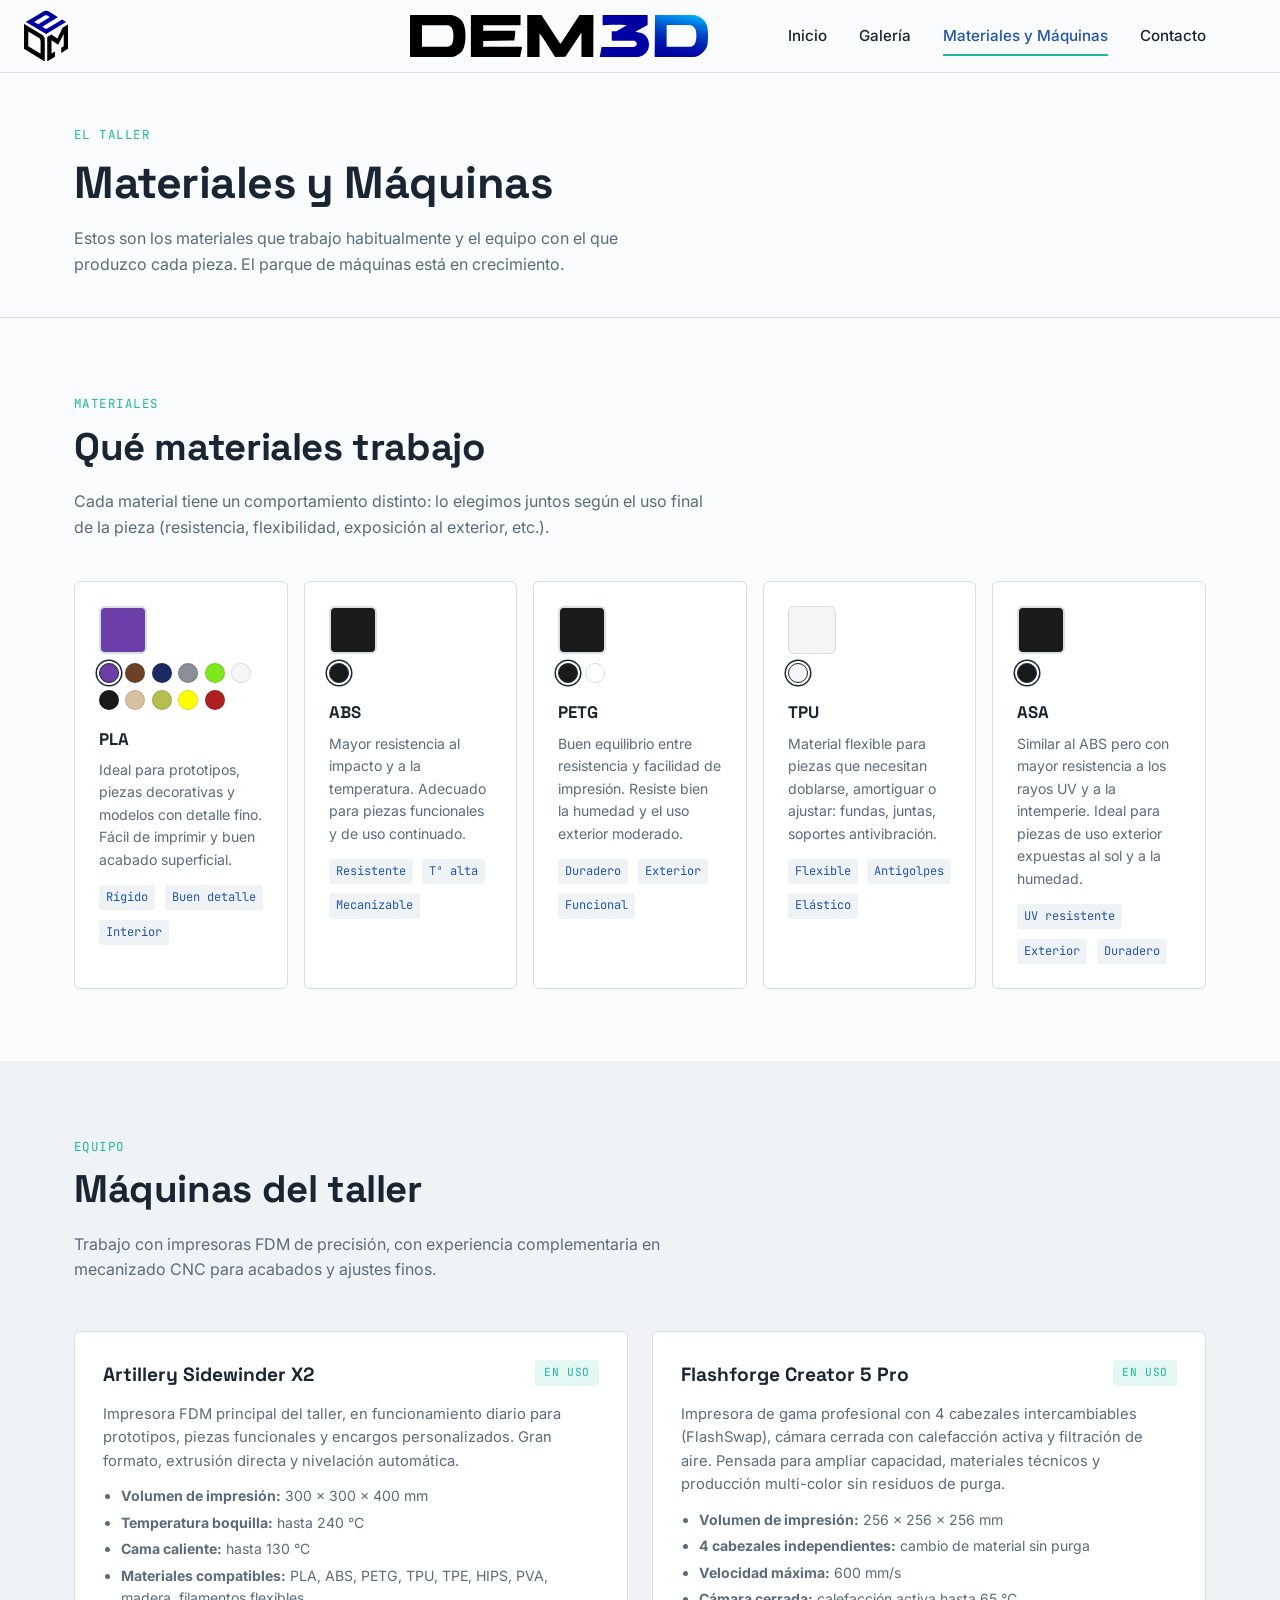
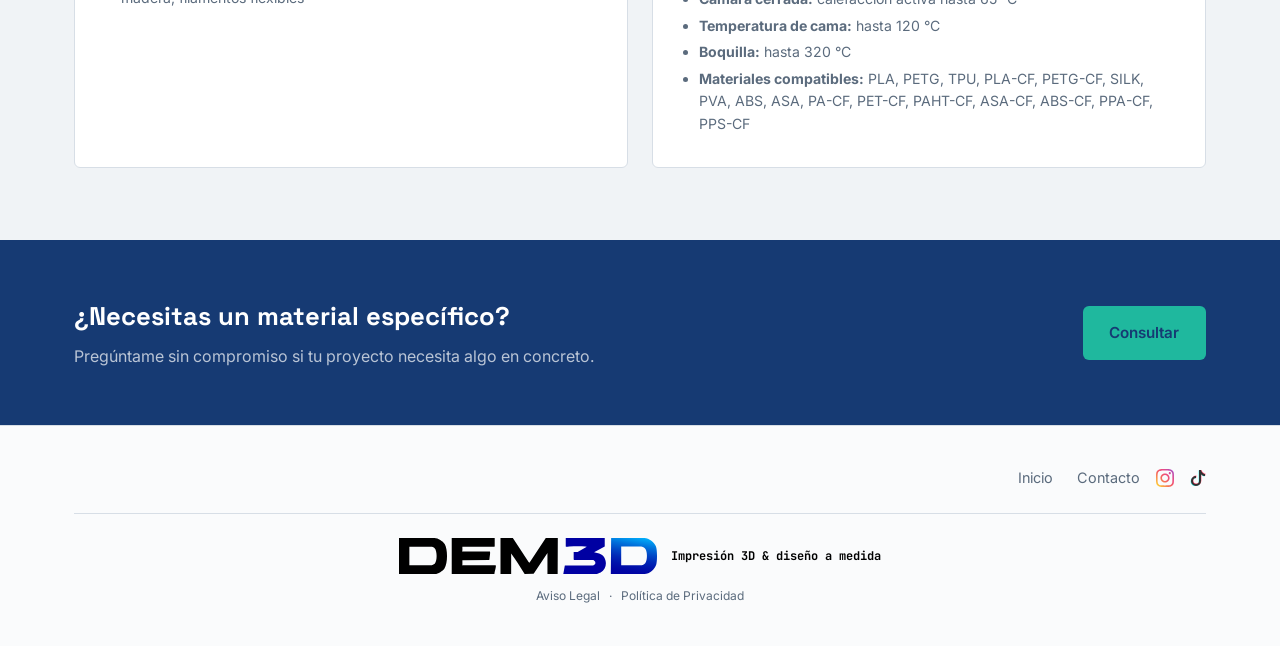
<file: materiales.html>
<!DOCTYPE html>
<html lang="es">
<head>
  <meta charset="UTF-8">
  <meta name="viewport" content="width=device-width, initial-scale=1.0">
  <title>Materiales y Máquinas | DEM3D Impresión 3D Valencia</title>
  <meta name="description" content="Imprimimos en PLA, ABS, PETG, TPU y ASA. Maquinaria Artillery Sidewinder X2 y Flashforge Creator 5 Pro. Conoce el taller DEM3D.">
  <meta name="robots" content="index, follow">
  <link rel="canonical" href="https://dem3d.es/materiales.html">
  <meta name="geo.region" content="ES-VC">
  <meta name="geo.placename" content="Valencia">
  <meta name="language" content="es">

  <!-- Open Graph -->
  <meta property="og:type" content="website">
  <meta property="og:url" content="https://dem3d.es/materiales.html">
  <meta property="og:title" content="Materiales de impresión 3D y maquinaria — DEM3D">
  <meta property="og:description" content="Imprimimos en PLA, ABS, PETG, TPU y ASA. Maquinaria Artillery Sidewinder X2 y Flashforge Creator 5 Pro. Conoce el taller DEM3D.">
  <meta property="og:image" content="https://dem3d.es/images/hero-printer.jpg">
  <meta property="og:image:width" content="1536">
  <meta property="og:image:height" content="1024">
  <meta property="og:locale" content="es_ES">
  <meta property="og:site_name" content="DEM3D">

  <!-- Twitter Card -->
  <meta name="twitter:card" content="summary_large_image">
  <meta name="twitter:title" content="Materiales de impresión 3D y maquinaria — DEM3D">
  <meta name="twitter:description" content="Imprimimos en PLA, ABS, PETG, TPU y ASA. Maquinaria Artillery Sidewinder X2 y Flashforge Creator 5 Pro. Conoce el taller DEM3D.">
  <meta name="twitter:image" content="https://dem3d.es/images/hero-printer.jpg">

  <!-- Schema.org Breadcrumb -->
  <script type="application/ld+json">{
      "@context": "https://schema.org",
      "@type": "BreadcrumbList",
      "itemListElement": [
        { "@type": "ListItem", "position": 1, "name": "Inicio", "item": "https://dem3d.es/" },
        { "@type": "ListItem", "position": 2, "name": "Materiales y Máquinas", "item": "https://dem3d.es/materiales.html" }
      ]
    }
  </script>
  <link rel="preconnect" href="https://fonts.googleapis.com">
  <link rel="preconnect" href="https://fonts.gstatic.com" crossorigin>
  <link href="https://fonts.googleapis.com/css2?family=Space+Grotesk:wght@500;700&family=Inter:wght@400;500;600&family=JetBrains+Mono:wght@400;500&display=swap" rel="stylesheet">
  <link rel="icon" type="image/svg+xml" href="images/favicon.svg">
  <link rel="stylesheet" href="css/styles.css">
</head>
<body>

  <header class="site-header">
    <div class="wrap">
      <a href="index.html" class="logo" aria-label="DEM3D — Inicio"><img src="images/favicon.svg" alt="DEM3D" class="logo-icon"></a>
      <div class="header-right">
        <a href="index.html" class="logo-word" aria-label="DEM3D — Inicio"><img src="images/dem3d-wordmark.svg" alt="DEM3D" class="logo-full"></a>
      <nav class="nav" aria-label="Navegación principal">
        <a href="index.html">Inicio</a>
        <a href="galeria.html">Galería</a>
        <a href="materiales.html" class="active">Materiales y Máquinas</a>
        <a href="contacto.html">Contacto</a>
        </nav>
      </div>
      <button class="nav-toggle" aria-label="Abrir menú" aria-expanded="false">
        <span></span>
      </button>
    </div>
  </header>

  <section class="page-header">
    <div class="wrap">
      <span class="section-eyebrow">El taller</span>
      <h1>Materiales y Máquinas</h1>
      <p>Estos son los materiales que trabajo habitualmente y el equipo con el que produzco cada pieza. El parque de máquinas está en crecimiento.</p>
    </div>
  </section>

  <section class="section">
    <div class="wrap">
      <div class="section-head">
        <span class="section-eyebrow">Materiales</span>
        <h2>Qué materiales trabajo</h2>
        <p>Cada material tiene un comportamiento distinto: lo elegimos juntos según el uso final de la pieza (resistencia, flexibilidad, exposición al exterior, etc.).</p>
      </div>

      <div class="materials-grid">

        <div class="material-card">
          <div class="swatch-wrap">
            <button type="button" class="swatch" style="background:#6c3fa8;" aria-haspopup="true" aria-expanded="false" aria-label="Ver colores disponibles de PLA"></button>
            <div class="color-popover">
              <span class="color-dot" style="background:#6c3fa8;" data-name="Morado"></span>
              <span class="color-dot" style="background:#6b4226;" data-name="Marrón"></span>
              <span class="color-dot" style="background:#1b2a63;" data-name="Azul oscuro"></span>
              <span class="color-dot" style="background:#8a8f98;" data-name="Gris"></span>
              <span class="color-dot" style="background:#7ee81f;" data-name="Verde neón"></span>
              <span class="color-dot" style="background:#f5f5f5; border:1px solid var(--line);" data-name="Blanco"></span>
              <span class="color-dot" style="background:#1a1a1a;" data-name="Negro"></span>
              <span class="color-dot" style="background:#d8c1a0;" data-name="Cerámica"></span>
              <span class="color-dot" style="background:#b5bf4f;" data-name="Verde oliva"></span>
              <span class="color-dot" style="background:#ffff00;" data-name="Amarillo"></span>
              <span class="color-dot" style="background:#b0201f;" data-name="Rojo (PLA Plus)"></span>
            </div>
          </div>
          <h3>PLA</h3>
          <p>Ideal para prototipos, piezas decorativas y modelos con detalle fino. Fácil de imprimir y buen acabado superficial.</p>
          <div class="specs">
            <span>Rígido</span>
            <span>Buen detalle</span>
            <span>Interior</span>
          </div>
        </div>

        <div class="material-card">
          <div class="swatch-wrap">
            <button type="button" class="swatch" style="background:#1a1a1a;" aria-haspopup="true" aria-expanded="false" aria-label="Ver colores disponibles de ABS"></button>
            <div class="color-popover">
              <span class="color-dot" style="background:#1a1a1a;" data-name="Negro"></span>
            </div>
          </div>
          <h3>ABS</h3>
          <p>Mayor resistencia al impacto y a la temperatura. Adecuado para piezas funcionales y de uso continuado.</p>
          <div class="specs">
            <span>Resistente</span>
            <span>Tª alta</span>
            <span>Mecanizable</span>
          </div>
        </div>

        <div class="material-card">
          <div class="swatch-wrap">
            <button type="button" class="swatch" style="background:#1a1a1a;" aria-haspopup="true" aria-expanded="false" aria-label="Ver colores disponibles de PETG"></button>
            <div class="color-popover">
              <span class="color-dot" style="background:#1a1a1a;" data-name="Negro"></span>
              <span class="color-dot" style="background:#ffffff; border:1px solid var(--line);" data-name="Blanco"></span>
            </div>
          </div>
          <h3>PETG</h3>
          <p>Buen equilibrio entre resistencia y facilidad de impresión. Resiste bien la humedad y el uso exterior moderado.</p>
          <div class="specs">
            <span>Duradero</span>
            <span>Exterior</span>
            <span>Funcional</span>
          </div>
        </div>

        <div class="material-card">
          <div class="swatch-wrap">
            <button type="button" class="swatch" style="background:#f5f5f5; border:1px solid var(--line);" aria-haspopup="true" aria-expanded="false" aria-label="Ver colores disponibles de TPU"></button>
            <div class="color-popover">
              <span class="color-dot" style="background:#f5f5f5; border:1px solid var(--line);" data-name="Blanco"></span>
            </div>
          </div>
          <h3>TPU</h3>
          <p>Material flexible para piezas que necesitan doblarse, amortiguar o ajustar: fundas, juntas, soportes antivibración.</p>
          <div class="specs">
            <span>Flexible</span>
            <span>Antigolpes</span>
            <span>Elástico</span>
          </div>
        </div>

        <div class="material-card">
          <div class="swatch-wrap">
            <button type="button" class="swatch" style="background:#1a1a1a;" aria-haspopup="true" aria-expanded="false" aria-label="Ver colores disponibles de ASA"></button>
            <div class="color-popover">
              <span class="color-dot" style="background:#1a1a1a;" data-name="Negro (Deep Black)"></span>
            </div>
          </div>
          <h3>ASA</h3>
          <p>Similar al ABS pero con mayor resistencia a los rayos UV y a la intemperie. Ideal para piezas de uso exterior expuestas al sol y a la humedad.</p>
          <div class="specs">
            <span>UV resistente</span>
            <span>Exterior</span>
            <span>Duradero</span>
          </div>
        </div>

      </div>
    </div>
  </section>

  <section class="section section-alt">
    <div class="wrap">
      <div class="section-head">
        <span class="section-eyebrow">Equipo</span>
        <h2>Máquinas del taller</h2>
        <p>Trabajo con impresoras FDM de precisión, con experiencia complementaria en mecanizado CNC para acabados y ajustes finos.</p>
      </div>

      <div class="machines">

        <div class="machine-card">
          <div class="machine-top">
            <h3>Artillery Sidewinder X2</h3>
            <span class="status active">En uso</span>
          </div>
          <p>Impresora FDM principal del taller, en funcionamiento diario para prototipos, piezas funcionales y encargos personalizados. Gran formato, extrusión directa y nivelación automática.</p>
          <ul>
            <li><strong>Volumen de impresión:</strong> 300 × 300 × 400 mm</li>
            <li><strong>Temperatura boquilla:</strong> hasta 240 °C</li>
            <li><strong>Cama caliente:</strong> hasta 130 °C</li>
            <li><strong>Materiales compatibles:</strong> PLA, ABS, PETG, TPU, TPE, HIPS, PVA, madera, filamentos flexibles</li>
          </ul>
        </div>

        <div class="machine-card">
          <div class="machine-top">
            <h3>Flashforge Creator 5 Pro</h3>
            <span class="status active">En uso</span>
          </div>
          <p>Impresora de gama profesional con 4 cabezales intercambiables (FlashSwap), cámara cerrada con calefacción activa y filtración de aire. Pensada para ampliar capacidad, materiales técnicos y producción multi-color sin residuos de purga.</p>
          <ul>
            <li><strong>Volumen de impresión:</strong> 256 × 256 × 256 mm</li>
            <li><strong>4 cabezales independientes:</strong> cambio de material sin purga</li>
            <li><strong>Velocidad máxima:</strong> 600 mm/s</li>
            <li><strong>Cámara cerrada:</strong> calefacción activa hasta 65 °C</li>
            <li><strong>Temperatura de cama:</strong> hasta 120 °C</li>
            <li><strong>Boquilla:</strong> hasta 320 °C</li>
            <li><strong>Materiales compatibles:</strong> PLA, PETG, TPU, PLA-CF, PETG-CF, SILK, PVA, ABS, ASA, PA-CF, PET-CF, PAHT-CF, ASA-CF, ABS-CF, PPA-CF, PPS-CF</li>
          </ul>
        </div>

      </div>
    </div>
  </section>

  <section class="cta-band">
    <div class="wrap">
      <div>
        <h2>¿Necesitas un material específico?</h2>
        <p>Pregúntame sin compromiso si tu proyecto necesita algo en concreto.</p>
      </div>
      <a href="contacto.html" class="btn btn-primary">Consultar</a>
    </div>
  </section>

  <footer class="site-footer">
    <div class="wrap">
      <div class="footer-grid">
        <nav class="footer-links" aria-label="Navegación de pie de página">
          <a href="index.html">Inicio</a>
          <a href="contacto.html">Contacto</a>
        </nav>
        <div class="footer-social">
          <a href="https://www.instagram.com/dem.3.d/" target="_blank" rel="noopener noreferrer" aria-label="DEM3D en Instagram">
            <svg width="18" height="18" viewBox="0 0 24 24" xmlns="http://www.w3.org/2000/svg"><defs><linearGradient id="ig-grad-footer" x1="2" y1="22" x2="22" y2="2" gradientUnits="userSpaceOnUse"><stop offset="0" stop-color="#FFC107"/><stop offset="0.4" stop-color="#F44336"/><stop offset="0.7" stop-color="#E91E63"/><stop offset="1" stop-color="#9C27B0"/></linearGradient></defs><path fill="url(#ig-grad-footer)" d="M12 0C8.74 0 8.333.015 7.053.072 5.775.132 4.905.333 4.14.63c-.789.306-1.459.717-2.126 1.384S.935 3.35.63 4.14C.333 4.905.131 5.775.072 7.053.012 8.333 0 8.74 0 12s.015 3.667.072 4.947c.06 1.277.261 2.148.558 2.913.306.788.717 1.459 1.384 2.126.667.666 1.336 1.079 2.126 1.384.766.296 1.636.499 2.913.558C8.333 23.988 8.74 24 12 24s3.667-.015 4.947-.072c1.277-.06 2.148-.262 2.913-.558.788-.306 1.459-.718 2.126-1.384.666-.667 1.079-1.335 1.384-2.126.296-.765.499-1.636.558-2.913.06-1.28.072-1.687.072-4.947s-.015-3.667-.072-4.947c-.06-1.277-.262-2.149-.558-2.913-.306-.789-.718-1.459-1.384-2.126C21.319 1.347 20.651.935 19.86.63c-.765-.297-1.636-.499-2.913-.558C15.667.012 15.26 0 12 0zm0 2.16c3.203 0 3.585.016 4.85.071 1.17.055 1.805.249 2.227.415.562.217.96.477 1.382.896.419.42.679.819.896 1.381.164.422.36 1.057.413 2.227.057 1.266.07 1.646.07 4.85s-.015 3.585-.074 4.85c-.061 1.17-.256 1.805-.421 2.227-.224.562-.479.96-.899 1.382-.419.419-.824.679-1.38.896-.42.164-1.065.36-2.235.413-1.274.057-1.649.07-4.859.07-3.211 0-3.586-.015-4.859-.074-1.171-.061-1.816-.256-2.236-.421-.569-.224-.96-.479-1.379-.899-.421-.419-.69-.824-.9-1.38-.165-.42-.359-1.065-.42-2.235-.045-1.26-.061-1.649-.061-4.844 0-3.196.016-3.586.061-4.861.061-1.17.255-1.814.42-2.234.21-.57.479-.96.9-1.381.419-.419.81-.689 1.379-.898.42-.166 1.051-.361 2.221-.421 1.275-.045 1.65-.06 4.859-.06l.045.03zm0 3.678c-3.405 0-6.162 2.76-6.162 6.162 0 3.405 2.76 6.162 6.162 6.162 3.405 0 6.162-2.76 6.162-6.162 0-3.405-2.76-6.162-6.162-6.162zM12 16c-2.21 0-4-1.79-4-4s1.79-4 4-4 4 1.79 4 4-1.79 4-4 4zm7.846-10.405c0 .795-.646 1.44-1.44 1.44-.795 0-1.44-.646-1.44-1.44 0-.794.646-1.439 1.44-1.439.793-.001 1.44.645 1.44 1.439z"/></svg>
          </a>
          <a href="https://www.tiktok.com/@dem.3.d" target="_blank" rel="noopener noreferrer" aria-label="DEM3D en TikTok">
            <svg width="16" height="16" viewBox="0 0 16 16" xmlns="http://www.w3.org/2000/svg"><g transform="translate(-0.4,0.4)"><path fill="#25F4EE" d="M9 0h1.98c.144.715.54 1.617 1.235 2.512C12.895 3.389 13.797 4 15 4v2c-1.753 0-3.07-.814-4-1.829V11a5 5 0 1 1-5-5v2a3 3 0 1 0 3 3z"/></g><g transform="translate(0.4,-0.4)"><path fill="#FE2C55" d="M9 0h1.98c.144.715.54 1.617 1.235 2.512C12.895 3.389 13.797 4 15 4v2c-1.753 0-3.07-.814-4-1.829V11a5 5 0 1 1-5-5v2a3 3 0 1 0 3 3z"/></g><path fill="#000" d="M9 0h1.98c.144.715.54 1.617 1.235 2.512C12.895 3.389 13.797 4 15 4v2c-1.753 0-3.07-.814-4-1.829V11a5 5 0 1 1-5-5v2a3 3 0 1 0 3 3z"/></svg>
          </a>
        </div>
      </div>
      <div class="footer-meta">
        <a href="contacto.html" aria-label="DEM3D — Ir a Contacto"><img src="images/dem3d-wordmark.svg" alt="DEM3D" class="footer-wordmark"></a>
        Impresión 3D &amp; diseño a medida
      </div>
      <div class="footer-legal">
        <a href="aviso-legal.html">Aviso Legal</a>
        <span>·</span>
        <a href="privacidad.html">Política de Privacidad</a>
      </div>
    </div>
  </footer>

  <script src="js/main.js"></script>
</body>
</html>
</file>
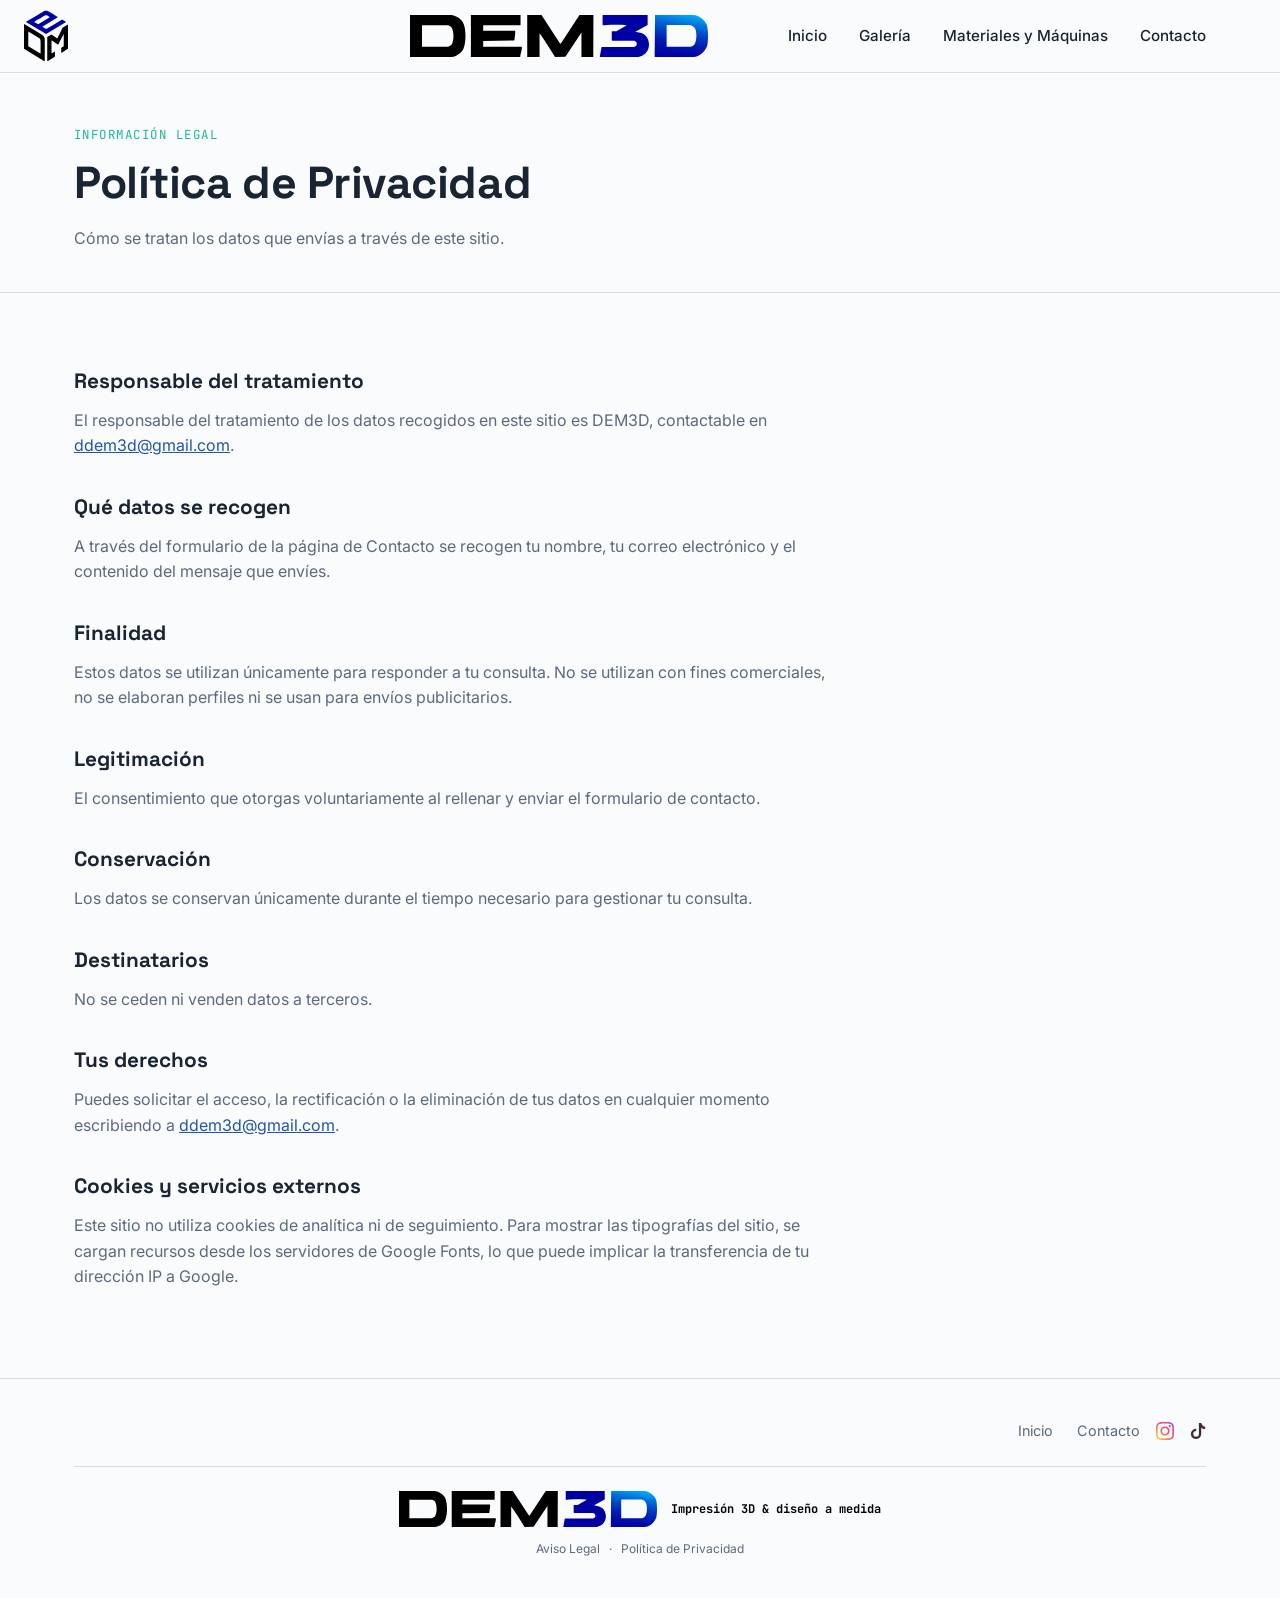
<file: privacidad.html>
<!DOCTYPE html>
<html lang="es">
<head>
  <meta charset="UTF-8">
  <meta name="viewport" content="width=device-width, initial-scale=1.0">
  <title>Política de Privacidad — DEM3D</title>
  <meta name="description" content="Política de privacidad del sitio web de DEM3D.">
  <link rel="preconnect" href="https://fonts.googleapis.com">
  <link rel="preconnect" href="https://fonts.gstatic.com" crossorigin>
  <link href="https://fonts.googleapis.com/css2?family=Space+Grotesk:wght@500;700&family=Inter:wght@400;500;600&family=JetBrains+Mono:wght@400;500&display=swap" rel="stylesheet">
  <link rel="icon" type="image/svg+xml" href="images/favicon.svg">
  <link rel="stylesheet" href="css/styles.css">
</head>
<body>

  <header class="site-header">
    <div class="wrap">
      <a href="index.html" class="logo" aria-label="DEM3D — Inicio"><img src="images/favicon.svg" alt="DEM3D" class="logo-icon"></a>
      <div class="header-right">
        <a href="index.html" class="logo-word" aria-label="DEM3D — Inicio"><img src="images/dem3d-wordmark.svg" alt="DEM3D" class="logo-full"></a>
      <nav class="nav" aria-label="Navegación principal">
        <a href="index.html">Inicio</a>
        <a href="galeria.html">Galería</a>
        <a href="materiales.html">Materiales y Máquinas</a>
        <a href="contacto.html">Contacto</a>
        </nav>
      </div>
      <button class="nav-toggle" aria-label="Abrir menú" aria-expanded="false">
        <span></span>
      </button>
    </div>
  </header>

  <section class="page-header">
    <div class="wrap">
      <span class="section-eyebrow">Información legal</span>
      <h1>Política de Privacidad</h1>
      <p>Cómo se tratan los datos que envías a través de este sitio.</p>
    </div>
  </section>

  <section class="section">
    <div class="wrap">
      <div class="legal-content">

        <h2>Responsable del tratamiento</h2>
        <p>El responsable del tratamiento de los datos recogidos en este sitio es DEM3D, contactable en <a href="mailto:ddem3d@gmail.com">ddem3d@gmail.com</a>.</p>

        <h2>Qué datos se recogen</h2>
        <p>A través del formulario de la página de Contacto se recogen tu nombre, tu correo electrónico y el contenido del mensaje que envíes.</p>

        <h2>Finalidad</h2>
        <p>Estos datos se utilizan únicamente para responder a tu consulta. No se utilizan con fines comerciales, no se elaboran perfiles ni se usan para envíos publicitarios.</p>

        <h2>Legitimación</h2>
        <p>El consentimiento que otorgas voluntariamente al rellenar y enviar el formulario de contacto.</p>

        <h2>Conservación</h2>
        <p>Los datos se conservan únicamente durante el tiempo necesario para gestionar tu consulta.</p>

        <h2>Destinatarios</h2>
        <p>No se ceden ni venden datos a terceros.</p>

        <h2>Tus derechos</h2>
        <p>Puedes solicitar el acceso, la rectificación o la eliminación de tus datos en cualquier momento escribiendo a <a href="mailto:ddem3d@gmail.com">ddem3d@gmail.com</a>.</p>

        <h2>Cookies y servicios externos</h2>
        <p>Este sitio no utiliza cookies de analítica ni de seguimiento. Para mostrar las tipografías del sitio, se cargan recursos desde los servidores de Google Fonts, lo que puede implicar la transferencia de tu dirección IP a Google.</p>

      </div>
    </div>
  </section>

  <footer class="site-footer">
    <div class="wrap">
      <div class="footer-grid">
        <nav class="footer-links" aria-label="Navegación de pie de página">
          <a href="index.html">Inicio</a>
          <a href="contacto.html">Contacto</a>
        </nav>
        <div class="footer-social">
          <a href="https://www.instagram.com/dem.3.d/" target="_blank" rel="noopener noreferrer" aria-label="DEM3D en Instagram">
            <svg width="18" height="18" viewBox="0 0 24 24" xmlns="http://www.w3.org/2000/svg"><defs><linearGradient id="ig-grad-footer" x1="2" y1="22" x2="22" y2="2" gradientUnits="userSpaceOnUse"><stop offset="0" stop-color="#FFC107"/><stop offset="0.4" stop-color="#F44336"/><stop offset="0.7" stop-color="#E91E63"/><stop offset="1" stop-color="#9C27B0"/></linearGradient></defs><path fill="url(#ig-grad-footer)" d="M12 0C8.74 0 8.333.015 7.053.072 5.775.132 4.905.333 4.14.63c-.789.306-1.459.717-2.126 1.384S.935 3.35.63 4.14C.333 4.905.131 5.775.072 7.053.012 8.333 0 8.74 0 12s.015 3.667.072 4.947c.06 1.277.261 2.148.558 2.913.306.788.717 1.459 1.384 2.126.667.666 1.336 1.079 2.126 1.384.766.296 1.636.499 2.913.558C8.333 23.988 8.74 24 12 24s3.667-.015 4.947-.072c1.277-.06 2.148-.262 2.913-.558.788-.306 1.459-.718 2.126-1.384.666-.667 1.079-1.335 1.384-2.126.296-.765.499-1.636.558-2.913.06-1.28.072-1.687.072-4.947s-.015-3.667-.072-4.947c-.06-1.277-.262-2.149-.558-2.913-.306-.789-.718-1.459-1.384-2.126C21.319 1.347 20.651.935 19.86.63c-.765-.297-1.636-.499-2.913-.558C15.667.012 15.26 0 12 0zm0 2.16c3.203 0 3.585.016 4.85.071 1.17.055 1.805.249 2.227.415.562.217.96.477 1.382.896.419.42.679.819.896 1.381.164.422.36 1.057.413 2.227.057 1.266.07 1.646.07 4.85s-.015 3.585-.074 4.85c-.061 1.17-.256 1.805-.421 2.227-.224.562-.479.96-.899 1.382-.419.419-.824.679-1.38.896-.42.164-1.065.36-2.235.413-1.274.057-1.649.07-4.859.07-3.211 0-3.586-.015-4.859-.074-1.171-.061-1.816-.256-2.236-.421-.569-.224-.96-.479-1.379-.899-.421-.419-.69-.824-.9-1.38-.165-.42-.359-1.065-.42-2.235-.045-1.26-.061-1.649-.061-4.844 0-3.196.016-3.586.061-4.861.061-1.17.255-1.814.42-2.234.21-.57.479-.96.9-1.381.419-.419.81-.689 1.379-.898.42-.166 1.051-.361 2.221-.421 1.275-.045 1.65-.06 4.859-.06l.045.03zm0 3.678c-3.405 0-6.162 2.76-6.162 6.162 0 3.405 2.76 6.162 6.162 6.162 3.405 0 6.162-2.76 6.162-6.162 0-3.405-2.76-6.162-6.162-6.162zM12 16c-2.21 0-4-1.79-4-4s1.79-4 4-4 4 1.79 4 4-1.79 4-4 4zm7.846-10.405c0 .795-.646 1.44-1.44 1.44-.795 0-1.44-.646-1.44-1.44 0-.794.646-1.439 1.44-1.439.793-.001 1.44.645 1.44 1.439z"/></svg>
          </a>
          <a href="https://www.tiktok.com/@dem.3.d" target="_blank" rel="noopener noreferrer" aria-label="DEM3D en TikTok">
            <svg width="16" height="16" viewBox="0 0 16 16" xmlns="http://www.w3.org/2000/svg"><g transform="translate(-0.4,0.4)"><path fill="#25F4EE" d="M9 0h1.98c.144.715.54 1.617 1.235 2.512C12.895 3.389 13.797 4 15 4v2c-1.753 0-3.07-.814-4-1.829V11a5 5 0 1 1-5-5v2a3 3 0 1 0 3 3z"/></g><g transform="translate(0.4,-0.4)"><path fill="#FE2C55" d="M9 0h1.98c.144.715.54 1.617 1.235 2.512C12.895 3.389 13.797 4 15 4v2c-1.753 0-3.07-.814-4-1.829V11a5 5 0 1 1-5-5v2a3 3 0 1 0 3 3z"/></g><path fill="#000" d="M9 0h1.98c.144.715.54 1.617 1.235 2.512C12.895 3.389 13.797 4 15 4v2c-1.753 0-3.07-.814-4-1.829V11a5 5 0 1 1-5-5v2a3 3 0 1 0 3 3z"/></svg>
          </a>
        </div>
      </div>
      <div class="footer-meta">
        <a href="contacto.html" aria-label="DEM3D — Ir a Contacto"><img src="images/dem3d-wordmark.svg" alt="DEM3D" class="footer-wordmark"></a>
        Impresión 3D &amp; diseño a medida
      </div>
      <div class="footer-legal">
        <a href="aviso-legal.html">Aviso Legal</a>
        <span>·</span>
        <a href="privacidad.html">Política de Privacidad</a>
      </div>
    </div>
  </footer>

  <script src="js/main.js"></script>
</body>
</html>
</file>
<file: css/styles.css>
/* ============================================
   DEM3D — Sistema de diseño
   Concepto: precisión CNC + capas de impresión 3D
   Paleta: blanco técnico, azul plano-mecánico, verde-menta acento
   ============================================ */

:root {
  --bg: #fafbfc;
  --bg-alt: #f0f3f6;
  --ink: #1a2533;
  --ink-soft: #5b6b7d;
  --blue: #2255a8;
  --blue-deep: #163a73;
  --mint: #1fb89e;
  --line: #d7dee6;
  --white: #ffffff;

  --font-display: "Space Grotesk", "Segoe UI", sans-serif;
  --font-mono: "JetBrains Mono", "Courier New", monospace;
  --font-body: "Inter", "Segoe UI", sans-serif;

  --radius: 6px;
  --max-width: 1180px;
}

* { box-sizing: border-box; }

html { scroll-behavior: smooth; }

body {
  margin: 0;
  font-family: var(--font-body);
  color: var(--ink);
  background: var(--bg);
  line-height: 1.6;
  -webkit-font-smoothing: antialiased;
}

img { max-width: 100%; display: block; }

a { color: inherit; }

.wrap {
  max-width: var(--max-width);
  margin: 0 auto;
  padding: 0 1.5rem;
}

/* ---------- Header ---------- */
.site-header {
  position: sticky;
  top: 0;
  z-index: 100;
  background: rgba(250, 251, 252, 0.92);
  backdrop-filter: blur(8px);
  border-bottom: 1px solid var(--line);
}

.site-header .wrap {
  display: flex;
  align-items: center;
  justify-content: flex-end;
  height: 72px;
}

.logo {
  position: absolute;
  left: 1.5rem;
  top: 50%;
  transform: translateY(-50%);
  display: flex;
  align-items: center;
  z-index: 2;
}

.logo-icon {
  height: 3.2em;
  width: auto;
  display: block;
}

.header-right {
  display: flex;
  align-items: center;
  gap: 5rem;
}

.logo-word {
  display: flex;
  align-items: center;
}

.logo-full {
  height: 2.6em;
  width: auto;
  display: block;
  flex-shrink: 0;
}

.nav {
  display: flex;
  gap: 2rem;
  align-items: center;
}

.nav a {
  text-decoration: none;
  font-size: 0.95rem;
  font-weight: 500;
  color: var(--ink);
  transition: color 0.2s ease;
  position: relative;
  padding: 0.25rem 0;
}

.nav a:hover,
.nav a.active {
  color: var(--blue);
}

.nav a.active::after {
  content: "";
  position: absolute;
  left: 0;
  right: 0;
  bottom: -4px;
  height: 2px;
  background: var(--mint);
}

.nav-toggle {
  display: none;
  background: none;
  border: none;
  cursor: pointer;
  padding: 0.5rem;
}

.nav-toggle span,
.nav-toggle span::before,
.nav-toggle span::after {
  display: block;
  width: 22px;
  height: 2px;
  background: var(--ink);
  position: relative;
  transition: 0.2s;
}

.nav-toggle span::before { content: ""; top: -7px; }
.nav-toggle span::after { content: ""; top: 5px; }

/* ---------- Hero ---------- */
.hero {
  position: relative;
  min-height: 86vh;
  display: flex;
  align-items: center;
  border-bottom: 1px solid var(--line);
  overflow: hidden;
  color: var(--white);
}

/* Capa de fondo con la foto de la impresora. Se mueve vía JS (data-parallax) */
.hero-bg {
  position: absolute;
  inset: -12% 0;
  background-image: url("../images/hero-printer.jpg");
  background-size: cover;
  background-position: center 30%;
  will-change: transform;
  z-index: 0;
}

.hero-overlay {
  position: absolute;
  inset: 0;
  background:
    linear-gradient(100deg, rgba(15, 21, 31, 0.94) 0%, rgba(15, 21, 31, 0.82) 38%, rgba(15, 21, 31, 0.45) 64%, rgba(15, 21, 31, 0.2) 100%),
    linear-gradient(0deg, rgba(10, 14, 20, 0.5) 0%, transparent 38%);
  z-index: 1;
}

.hero .wrap {
  position: relative;
  z-index: 2;
}

.hero-text {
  max-width: 560px;
  padding: 4rem 0;
}

.hero-eyebrow {
  font-family: var(--font-mono);
  font-size: 0.8rem;
  letter-spacing: 0.12em;
  text-transform: uppercase;
  color: var(--mint);
  margin-bottom: 1rem;
  display: inline-flex;
  align-items: center;
  gap: 0.5rem;
}

.hero-eyebrow::before {
  content: "";
  width: 28px;
  height: 1px;
  background: var(--mint);
}

.hero h1 {
  font-family: var(--font-display);
  font-size: clamp(2.4rem, 5vw, 3.6rem);
  line-height: 1.08;
  margin: 0 0 1.25rem;
  letter-spacing: -0.01em;
  color: var(--white);
}

.hero h1 em {
  font-style: normal;
  color: #6fa3f0;
  position: relative;
}

.hero p.lead {
  font-size: 1.1rem;
  color: rgba(255, 255, 255, 0.78);
  max-width: 460px;
  margin-bottom: 2rem;
}

.hero-actions {
  display: flex;
  gap: 1rem;
  flex-wrap: wrap;
}

.hero .btn-outline {
  border-color: rgba(255, 255, 255, 0.4);
  color: var(--white);
  background: rgba(255, 255, 255, 0.06);
}

.hero .btn-outline:hover {
  border-color: var(--white);
  background: rgba(255, 255, 255, 0.14);
  color: var(--white);
}

.btn {
  display: inline-flex;
  align-items: center;
  gap: 0.5rem;
  padding: 0.85rem 1.6rem;
  border-radius: var(--radius);
  text-decoration: none;
  font-weight: 600;
  font-size: 0.95rem;
  transition: transform 0.15s ease, box-shadow 0.15s ease, background 0.15s ease;
  border: 1px solid transparent;
}

.btn-primary {
  background: var(--blue);
  color: var(--white);
}

.btn-primary:hover {
  background: var(--blue-deep);
  transform: translateY(-1px);
  box-shadow: 0 8px 20px -8px rgba(34, 85, 168, 0.5);
}

.btn-outline {
  border-color: var(--line);
  color: var(--ink);
  background: var(--white);
}

.btn-outline:hover {
  border-color: var(--blue);
  color: var(--blue);
}

/* ---------- Sección genérica ---------- */
.section {
  padding: 4.5rem 0;
}

.section-alt {
  background: var(--bg-alt);
}

.section-head {
  margin-bottom: 2.5rem;
  max-width: 640px;
}

.section-eyebrow {
  font-family: var(--font-mono);
  font-size: 0.78rem;
  letter-spacing: 0.12em;
  text-transform: uppercase;
  color: var(--mint);
  margin-bottom: 0.6rem;
}

.section-head h2 {
  font-family: var(--font-display);
  font-size: clamp(1.8rem, 3.5vw, 2.4rem);
  margin: 0 0 0.75rem;
  letter-spacing: -0.01em;
}

.section-head p {
  color: var(--ink-soft);
  margin: 0;
}

/* ---------- Tarjetas de servicio (home) ---------- */
.services-grid {
  display: grid;
  grid-template-columns: repeat(3, 1fr);
  gap: 1.25rem;
}

.service-card {
  background: var(--white);
  border: 1px solid var(--line);
  border-radius: var(--radius);
  padding: 1.75rem;
  transition: border-color 0.2s ease, transform 0.2s ease;
}

.service-card:hover {
  border-color: var(--mint);
  transform: translateY(-3px);
}

.service-card .num {
  font-family: var(--font-mono);
  font-size: 0.78rem;
  color: var(--mint);
  letter-spacing: 0.08em;
  margin-bottom: 0.75rem;
  display: block;
}

.service-card h3 {
  font-family: var(--font-display);
  font-size: 1.15rem;
  margin: 0 0 0.5rem;
}

.service-card p {
  color: var(--ink-soft);
  font-size: 0.95rem;
  margin: 0;
}

/* ---------- Proceso (home) ---------- */
.process {
  display: grid;
  grid-template-columns: repeat(4, 1fr);
  gap: 1rem;
  margin-top: 1rem;
}

.process-step {
  position: relative;
  padding: 1.5rem 1.25rem 1.25rem;
  border-left: 2px solid var(--line);
}

.process-step.is-current {
  border-left-color: var(--mint);
}

.process-step .step-label {
  font-family: var(--font-mono);
  font-size: 0.75rem;
  color: var(--ink-soft);
  letter-spacing: 0.08em;
  text-transform: uppercase;
  margin-bottom: 0.4rem;
  display: block;
}

.process-step h4 {
  font-family: var(--font-display);
  font-size: 1.05rem;
  margin: 0 0 0.35rem;
}

.process-step p {
  font-size: 0.9rem;
  color: var(--ink-soft);
  margin: 0;
}

/* ---------- Galería ---------- */
.gallery-filters {
  display: flex;
  gap: 0.6rem;
  flex-wrap: wrap;
  margin-bottom: 2rem;
}

.filter-btn {
  font-family: var(--font-mono);
  font-size: 0.8rem;
  padding: 0.5rem 1rem;
  border-radius: 999px;
  border: 1px solid var(--line);
  background: var(--white);
  cursor: pointer;
  color: var(--ink-soft);
  transition: all 0.15s ease;
}

.filter-btn:hover,
.filter-btn.active {
  border-color: var(--blue);
  color: var(--blue);
  background: rgba(34, 85, 168, 0.06);
}

.gallery-grid {
  display: grid;
  grid-template-columns: repeat(3, 1fr);
  gap: 1.25rem;
}

.gallery-item {
  position: relative;
  border-radius: var(--radius);
  overflow: hidden;
  border: 1px solid var(--line);
  background: var(--surface);
  display: flex;
  flex-direction: column;
}

.gallery-item img {
  width: 100%;
  aspect-ratio: 4 / 3;
  object-fit: cover;
  transition: transform 0.4s ease;
  flex-shrink: 0;
}

.gallery-item:hover img {
  transform: scale(1.05);
}

.gallery-item .tag {
  display: none;
}

.gallery-item .caption {
  display: block;
  padding: 0.45rem 0.8rem;
  background: #4a5568;
  color: #ffffff;
  font-family: var(--font-mono);
  font-size: 0.72rem;
  letter-spacing: 0.03em;
  font-weight: 500;
  white-space: nowrap;
  overflow: hidden;
  text-overflow: ellipsis;
  border-radius: 0 0 var(--radius) var(--radius);
}

.gallery-item[data-cat] { display: block; }
.gallery-item.is-hidden { display: none; }

/* ---------- Materiales / Máquinas ---------- */
.materials-grid {
  display: grid;
  grid-template-columns: repeat(5, 1fr);
  gap: 1rem;
}

.material-card {
  background: var(--white);
  border: 1px solid var(--line);
  border-radius: var(--radius);
  padding: 1.5rem;
  text-align: left;
}

.swatch-wrap {
  display: flex;
  flex-direction: column;
  gap: 0.6rem;
  margin-bottom: 1rem;
}

.material-card .swatch {
  width: 48px;
  height: 48px;
  border-radius: 6px;
  border: 2px solid var(--line);
  padding: 0;
  display: block;
  cursor: default;
  transition: border-color 0.2s ease, box-shadow 0.2s ease;
  flex-shrink: 0;
}

.color-popover {
  display: flex;
  flex-wrap: wrap;
  gap: 0.4rem;
}

.material-card h3 {
  font-family: var(--font-display);
  font-size: 1.05rem;
  margin: 0 0 0.4rem;
}

.material-card p {
  font-size: 0.88rem;
  color: var(--ink-soft);
  margin: 0;
}

.material-card .specs {
  margin-top: 0.85rem;
  font-family: var(--font-mono);
  font-size: 0.75rem;
  color: var(--blue);
  display: flex;
  gap: 0.6rem;
  flex-wrap: wrap;
}

.material-card .specs span {
  background: var(--bg-alt);
  padding: 3px 7px;
  border-radius: 3px;
}

.color-dot {
  position: relative;
  width: 20px;
  height: 20px;
  border-radius: 50%;
  border: 1.5px solid rgba(0,0,0,0.12);
  cursor: pointer;
  transition: transform 0.15s ease, border-color 0.15s ease, box-shadow 0.15s ease;
  outline: none;
}

.color-dot:hover {
  transform: scale(1.18);
}

.color-dot.is-selected {
  border-color: var(--ink) !important;
  box-shadow: 0 0 0 2px var(--white), 0 0 0 3.5px var(--ink);
}

.color-dot::after {
  content: attr(data-name);
  position: absolute;
  bottom: calc(100% + 7px);
  left: 50%;
  transform: translateX(-50%) translateY(4px);
  background: var(--ink);
  color: var(--white);
  font-family: var(--font-mono);
  font-size: 0.65rem;
  white-space: nowrap;
  padding: 3px 7px;
  border-radius: 4px;
  opacity: 0;
  pointer-events: none;
  transition: opacity 0.15s ease, transform 0.15s ease;
  z-index: 5;
}

.color-dot:hover::after {
  opacity: 1;
  transform: translateX(-50%) translateY(0);
}

.machines {
  margin-top: 3rem;
  display: grid;
  grid-template-columns: repeat(2, 1fr);
  gap: 1.5rem;
}

.machine-card {
  background: var(--white);
  border: 1px solid var(--line);
  border-radius: var(--radius);
  padding: 1.75rem;
  display: flex;
  flex-direction: column;
  gap: 0.75rem;
}

.machine-card .machine-top {
  display: flex;
  justify-content: space-between;
  align-items: flex-start;
  gap: 1rem;
}

.machine-card h3 {
  font-family: var(--font-display);
  font-size: 1.2rem;
  margin: 0;
}

.machine-card .status {
  font-family: var(--font-mono);
  font-size: 0.7rem;
  letter-spacing: 0.06em;
  text-transform: uppercase;
  padding: 4px 9px;
  border-radius: 3px;
  white-space: nowrap;
}

.status.active {
  background: rgba(31, 184, 158, 0.12);
  color: var(--mint);
}

.status.planned {
  background: rgba(34, 85, 168, 0.1);
  color: var(--blue);
}

.machine-card p {
  color: var(--ink-soft);
  font-size: 0.92rem;
  margin: 0;
}

.machine-card ul {
  margin: 0;
  padding-left: 1.1rem;
  font-size: 0.88rem;
  color: var(--ink-soft);
}

.machine-card ul li { margin-bottom: 0.25rem; }

/* ---------- Contacto ---------- */
.contact-grid {
  display: grid;
  grid-template-columns: 1fr 1fr;
  gap: 3rem;
  align-items: start;
}

.contact-info h3 {
  font-family: var(--font-display);
  font-size: 1.3rem;
  margin: 0 0 1rem;
}

.contact-channel {
  display: flex;
  align-items: center;
  gap: 0.85rem;
  padding: 1rem 0;
  border-bottom: 1px solid var(--line);
  text-decoration: none;
  color: var(--ink);
  transition: color 0.2s ease;
}

.contact-channel:hover {
  color: var(--blue);
}

.contact-channel .icon {
  width: 40px;
  height: 40px;
  border-radius: 8px;
  background: var(--bg-alt);
  display: flex;
  align-items: center;
  justify-content: center;
  flex-shrink: 0;
  color: var(--blue);
}

.contact-channel .meta strong {
  display: block;
  font-size: 0.95rem;
}

.contact-channel .meta span {
  font-size: 0.85rem;
  color: var(--ink-soft);
}

.contact-form {
  background: var(--white);
  border: 1px solid var(--line);
  border-radius: var(--radius);
  padding: 2rem;
}

.form-group {
  margin-bottom: 1.25rem;
}

.form-group label {
  display: block;
  font-size: 0.85rem;
  font-weight: 600;
  margin-bottom: 0.4rem;
}

.form-group input,
.form-group textarea,
.form-group select {
  width: 100%;
  padding: 0.7rem 0.9rem;
  border: 1px solid var(--line);
  border-radius: var(--radius);
  font-family: var(--font-body);
  font-size: 0.95rem;
  background: var(--bg);
  color: var(--ink);
}

.form-group input:focus,
.form-group textarea:focus,
.form-group select:focus {
  outline: 2px solid var(--mint);
  outline-offset: 1px;
  border-color: var(--mint);
}

.form-group textarea {
  resize: vertical;
  min-height: 120px;
}

.form-note {
  font-size: 0.82rem;
  color: var(--ink-soft);
  margin-top: 1rem;
}

/* ---------- CTA final ---------- */
.cta-band {
  background: var(--blue-deep);
  color: var(--white);
  padding: 3.5rem 0;
}

.cta-band .wrap {
  display: flex;
  justify-content: space-between;
  align-items: center;
  flex-wrap: wrap;
  gap: 1.5rem;
}

.cta-band h2 {
  font-family: var(--font-display);
  font-size: 1.6rem;
  margin: 0;
}

.cta-band p {
  margin: 0.4rem 0 0;
  color: rgba(255, 255, 255, 0.7);
}

.cta-band .btn-primary {
  background: var(--mint);
  color: var(--blue-deep);
}

.cta-band .btn-primary:hover {
  background: #19a08a;
  box-shadow: 0 8px 20px -8px rgba(31, 184, 158, 0.5);
}

/* ---------- Footer ---------- */
.site-footer {
  border-top: 1px solid var(--line);
  padding: 2.5rem 0;
}

.footer-grid {
  display: flex;
  justify-content: flex-end;
  align-items: center;
  flex-wrap: wrap;
  gap: 1rem;
}

.footer-grid .logo {
  font-size: 1.05rem;
}

.footer-links {
  display: flex;
  gap: 1.5rem;
}

.footer-links a {
  text-decoration: none;
  font-size: 0.9rem;
  color: var(--ink-soft);
}

.footer-links a:hover { color: var(--blue); }

.footer-social {
  display: flex;
  align-items: center;
  gap: 1rem;
}

.footer-social a {
  display: flex;
  align-items: center;
  justify-content: center;
  opacity: 0.8;
  transition: opacity 0.2s ease, transform 0.15s ease;
}

.footer-social a:hover {
  opacity: 1;
  transform: translateY(-1px);
}

.footer-social svg {
  display: block;
}

.footer-meta {
  font-family: var(--font-mono);
  font-size: 0.75rem;
  font-weight: 700;
  color: #000;
  margin-top: 1.5rem;
  padding-top: 1.5rem;
  border-top: 1px solid var(--line);
  display: flex;
  align-items: center;
  justify-content: center;
  gap: 0.9rem;
}

.footer-wordmark {
  height: 3em;
  width: auto;
  display: block;
}

.footer-legal {
  margin-top: 0.75rem;
  text-align: center;
  font-size: 0.75rem;
  color: var(--ink-soft);
}

.footer-legal a {
  color: var(--ink-soft);
  text-decoration: none;
}

.footer-legal a:hover {
  color: var(--blue);
}

.footer-legal span {
  margin: 0 0.4rem;
}

.legal-content {
  max-width: 760px;
}

.legal-content h2 {
  font-family: var(--font-display);
  font-size: 1.3rem;
  margin: 2rem 0 0.6rem;
}

.legal-content h2:first-child {
  margin-top: 0;
}

.legal-content p {
  color: var(--ink-soft);
  margin: 0 0 1rem;
}

.legal-content a {
  color: var(--blue);
}

/* ---------- Página interior: cabecera simple ---------- */
.page-header {
  padding: 3rem 0 2.5rem;
  border-bottom: 1px solid var(--line);
}

.page-header .section-eyebrow { margin-bottom: 0.6rem; }

.page-header h1 {
  font-family: var(--font-display);
  font-size: clamp(2rem, 4vw, 2.8rem);
  margin: 0 0 0.5rem;
  letter-spacing: -0.01em;
}

.page-header p {
  color: var(--ink-soft);
  max-width: 600px;
  margin: 0;
}

.gallery-note {
  color: var(--ink-soft);
  max-width: 600px;
  margin: 0.4rem 0 0;
  font-size: 0.8rem;
  opacity: 0.75;
}

/* ---------- Responsive ---------- */
@media (max-width: 880px) {
  .header-right {
    gap: 2rem;
  }

  .site-header .wrap {
    padding-left: 85px;
  }

  .hero {
    min-height: 70vh;
  }

  .hero-text {
    padding: 3rem 0;
  }

  .services-grid,
  .process,
  .materials-grid,
  .machines,
  .gallery-grid {
    grid-template-columns: repeat(2, 1fr);
  }

  .contact-grid {
    grid-template-columns: 1fr;
  }
}

@media (max-width: 640px) {
  .logo {
    left: 1rem;
  }

  .site-header .wrap {
    padding-left: 60px;
  }

  .logo-full {
    height: 2.1em;
  }

  .nav {
    display: none;
    position: absolute;
    top: 72px;
    left: 0;
    right: 0;
    background: var(--white);
    border-bottom: 1px solid var(--line);
    flex-direction: column;
    padding: 1rem 1.5rem;
    gap: 1rem;
  }

  .nav.is-open { display: flex; }

  .nav-toggle { display: block; }

  .services-grid,
  .process,
  .materials-grid,
  .machines,
  .gallery-grid {
    grid-template-columns: 1fr;
  }

  .cta-band .wrap {
    flex-direction: column;
    align-items: flex-start;
    text-align: left;
  }
}

/* ---------- Accesibilidad ---------- */
a:focus-visible,
button:focus-visible {
  outline: 2px solid var(--mint);
  outline-offset: 2px;
}

@media (prefers-reduced-motion: reduce) {
  * {
    transition: none !important;
    animation: none !important;
  }
}

/* ---------- Carrusel de galería ---------- */
.gallery-carousel {
  position: relative;
  width: 100%;
  aspect-ratio: 4/3;
  overflow: hidden;
  border-radius: var(--radius) var(--radius) 0 0;
  background: var(--surface);
}

.carousel-track {
  position: relative;
  width: 100%;
  height: 100%;
}

.carousel-slide {
  position: absolute;
  inset: 0;
  width: 100%;
  height: 100%;
  object-fit: cover;
  opacity: 0;
  transition: opacity 0.4s ease;
}

.carousel-slide.active {
  opacity: 1;
}

.carousel-prev,
.carousel-next {
  position: absolute;
  top: 50%;
  transform: translateY(-50%);
  background: rgba(0,0,0,0.45);
  color: #fff;
  border: none;
  border-radius: 50%;
  width: 32px;
  height: 32px;
  font-size: 1.2rem;
  line-height: 1;
  cursor: pointer;
  display: flex;
  align-items: center;
  justify-content: center;
  z-index: 2;
  transition: background 0.2s;
}

.carousel-prev { left: 10px; }
.carousel-next { right: 10px; }

.carousel-prev:hover,
.carousel-next:hover {
  background: rgba(0,0,0,0.7);
}

.carousel-dots {
  position: absolute;
  bottom: 8px;
  left: 50%;
  transform: translateX(-50%);
  display: flex;
  gap: 6px;
  z-index: 2;
}

.carousel-dot {
  width: 7px;
  height: 7px;
  border-radius: 50%;
  background: rgba(255,255,255,0.5);
  border: 1px solid rgba(0,0,0,0.25);
  box-shadow: 0 1px 3px rgba(0,0,0,0.3);
  transition: background 0.2s;
}

.carousel-dot.active {
  background: #fff;
  border-color: rgba(0,0,0,0.35);
}

/* Asegurar que el gallery-item con carrusel no aplique img directo */
.gallery-item:has(.gallery-carousel) > img { display: none; }

/* ---------- Lightbox ---------- */
.lightbox {
  display: none;
  position: fixed;
  inset: 0;
  z-index: 1000;
  background: rgba(0,0,0,0.88);
  align-items: center;
  justify-content: center;
  cursor: zoom-out;
}

.lightbox.open {
  display: flex;
}

.lightbox img {
  max-width: 90vw;
  max-height: 90vh;
  object-fit: contain;
  border-radius: var(--radius);
  box-shadow: 0 8px 48px rgba(0,0,0,0.6);
  cursor: default;
}

.lightbox-close {
  position: absolute;
  top: 20px;
  right: 24px;
  background: none;
  border: none;
  color: #fff;
  font-size: 2rem;
  line-height: 1;
  cursor: pointer;
  opacity: 0.7;
  transition: opacity 0.2s;
}

.lightbox-close:hover { opacity: 1; }

/* Cursor en imágenes de galería */
.gallery-item img,
.carousel-slide {
  cursor: zoom-in;
}

/* ---------- Lightbox — navegación ---------- */
.lightbox-prev,
.lightbox-next {
  position: absolute;
  top: 50%;
  transform: translateY(-50%);
  background: rgba(255,255,255,0.1);
  border: 1px solid rgba(255,255,255,0.2);
  color: #fff;
  border-radius: 50%;
  width: 48px;
  height: 48px;
  font-size: 1.8rem;
  line-height: 1;
  cursor: pointer;
  display: flex;
  align-items: center;
  justify-content: center;
  transition: background 0.2s;
  z-index: 2;
}

.lightbox-prev { left: 20px; }
.lightbox-next { right: 20px; }

.lightbox-prev:hover,
.lightbox-next:hover {
  background: rgba(255,255,255,0.25);
}

.lightbox-counter {
  position: absolute;
  bottom: 20px;
  left: 50%;
  transform: translateX(-50%);
  color: rgba(255,255,255,0.7);
  font-size: 0.85rem;
  font-family: var(--font-mono);
  letter-spacing: 0.05em;
}

/* Imagen con objeto completo visible (sin recorte) */
.gallery-item img.img-contain {
  object-fit: contain;
  background: #f5f5f5;
  padding: 8px;
}

.carousel-slide.img-contain {
  object-fit: contain;
  background: #f5f5f5;
  padding: 8px;
}

/* ---------- Galería — items de vídeo ---------- */
.gallery-item--video .gallery-video-wrap {
  position: relative;
  width: 100%;
  aspect-ratio: 4/3;
  overflow: hidden;
  border-radius: var(--radius) var(--radius) 0 0;
  background: #111;
  cursor: pointer;
}

.gallery-video-thumb {
  width: 100%;
  height: 100%;
  object-fit: cover;
  display: block;
}

.gallery-video-play {
  position: absolute;
  inset: 0;
  display: flex;
  align-items: center;
  justify-content: center;
  background: none;
  border: none;
  cursor: pointer;
  transition: opacity 0.2s;
}

.gallery-item--video:hover .gallery-video-play {
  opacity: 0.8;
}

/* ---------- Lightbox — vídeo ---------- */
.lightbox-video {
  display: none;
  position: fixed;
  inset: 0;
  z-index: 1001;
  background: rgba(0,0,0,0.92);
  align-items: center;
  justify-content: center;
  cursor: zoom-out;
}

.lightbox-video.open {
  display: flex;
}

.lightbox-video video {
  max-width: 90vw;
  max-height: 85vh;
  border-radius: var(--radius);
  cursor: default;
  outline: none;
}

.lightbox-video .lightbox-close {
  position: absolute;
  top: 20px;
  right: 24px;
  background: none;
  border: none;
  color: #fff;
  font-size: 2rem;
  line-height: 1;
  cursor: pointer;
  opacity: 0.7;
  transition: opacity 0.2s;
  z-index: 2;
}

.lightbox-video .lightbox-close:hover { opacity: 1; }

.lightbox-video .lightbox-prev,
.lightbox-video .lightbox-next {
  position: absolute;
  top: 50%;
  transform: translateY(-50%);
  background: rgba(255,255,255,0.1);
  border: 1px solid rgba(255,255,255,0.2);
  color: #fff;
  border-radius: 50%;
  width: 48px;
  height: 48px;
  font-size: 1.8rem;
  line-height: 1;
  cursor: pointer;
  display: flex;
  align-items: center;
  justify-content: center;
  transition: background 0.2s;
  z-index: 2;
}

.lightbox-video .lightbox-prev { left: 20px; }
.lightbox-video .lightbox-next { right: 20px; }

.lightbox-video .lightbox-prev:hover,
.lightbox-video .lightbox-next:hover {
  background: rgba(255,255,255,0.25);
}

.lightbox-video .lightbox-counter {
  position: absolute;
  bottom: 20px;
  left: 50%;
  transform: translateX(-50%);
  color: rgba(255,255,255,0.7);
  font-size: 0.85rem;
  font-family: var(--font-mono);
  letter-spacing: 0.05em;
}
</file>
